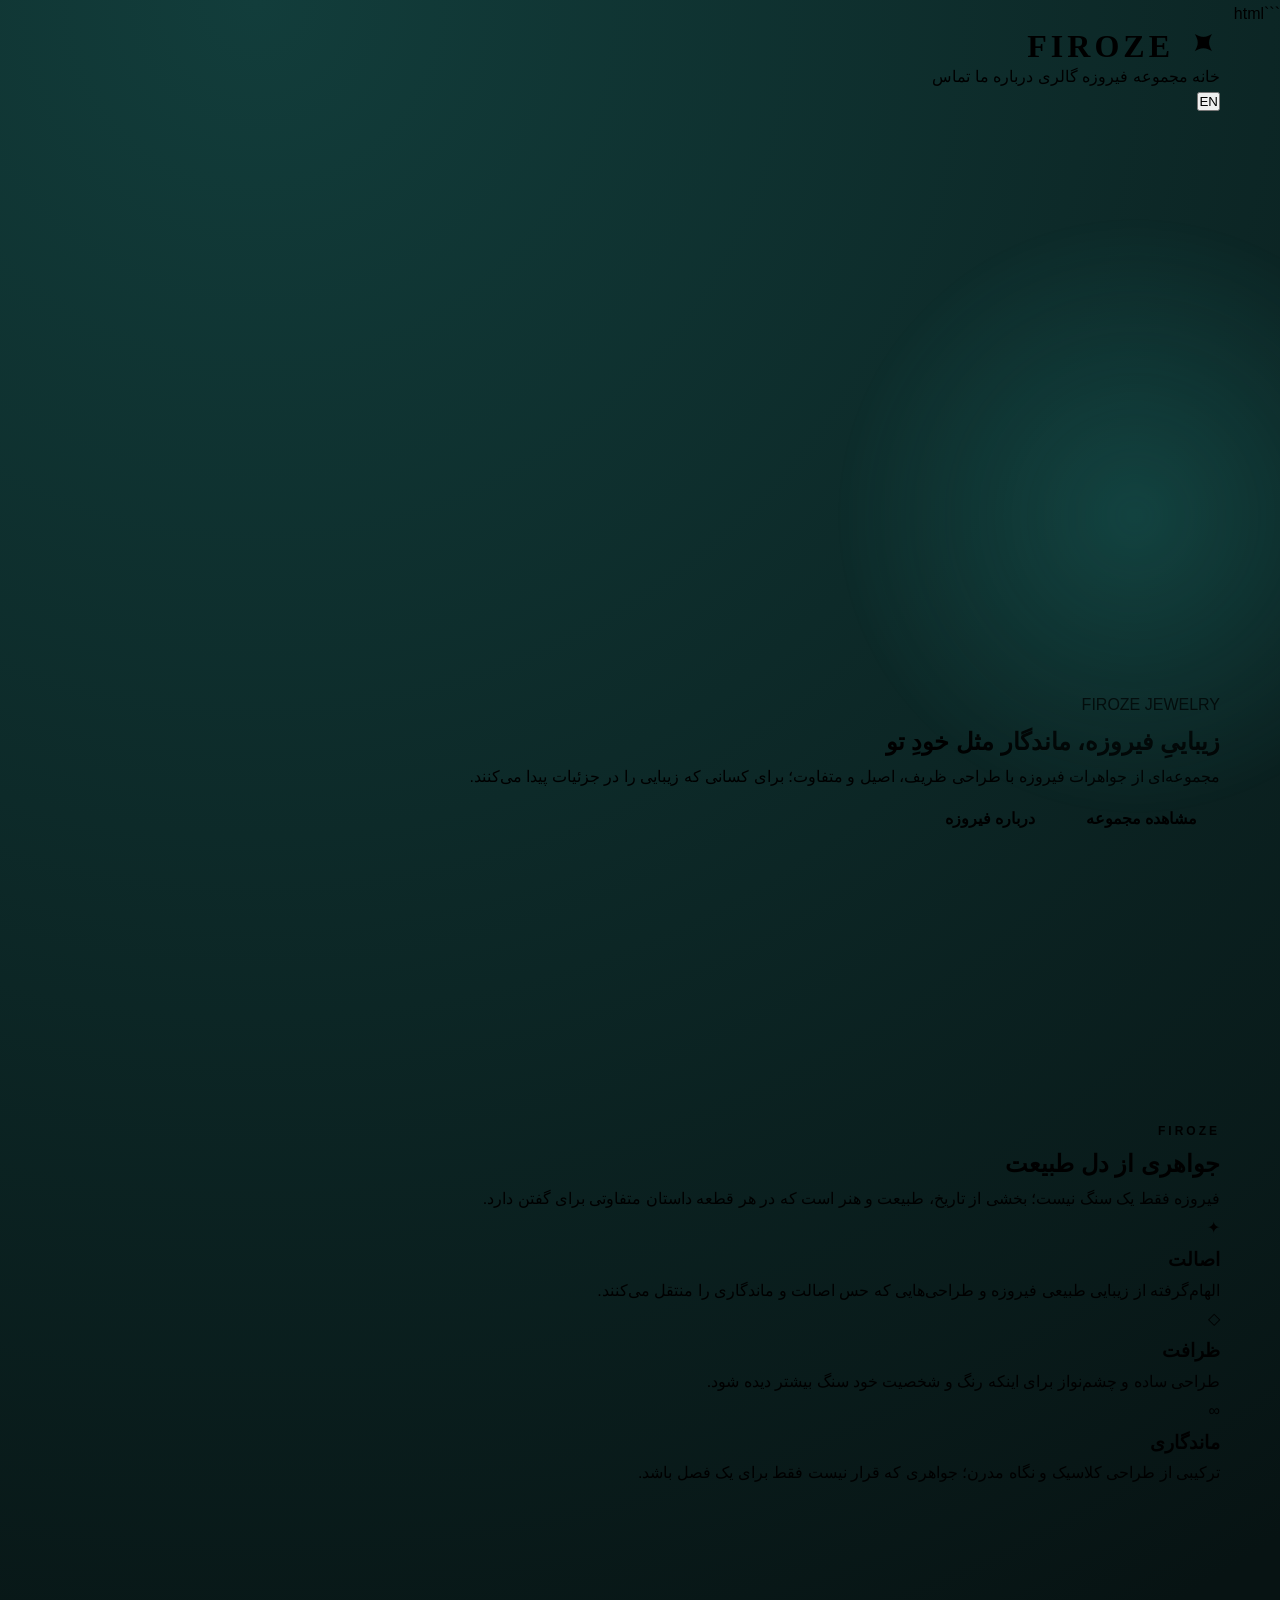
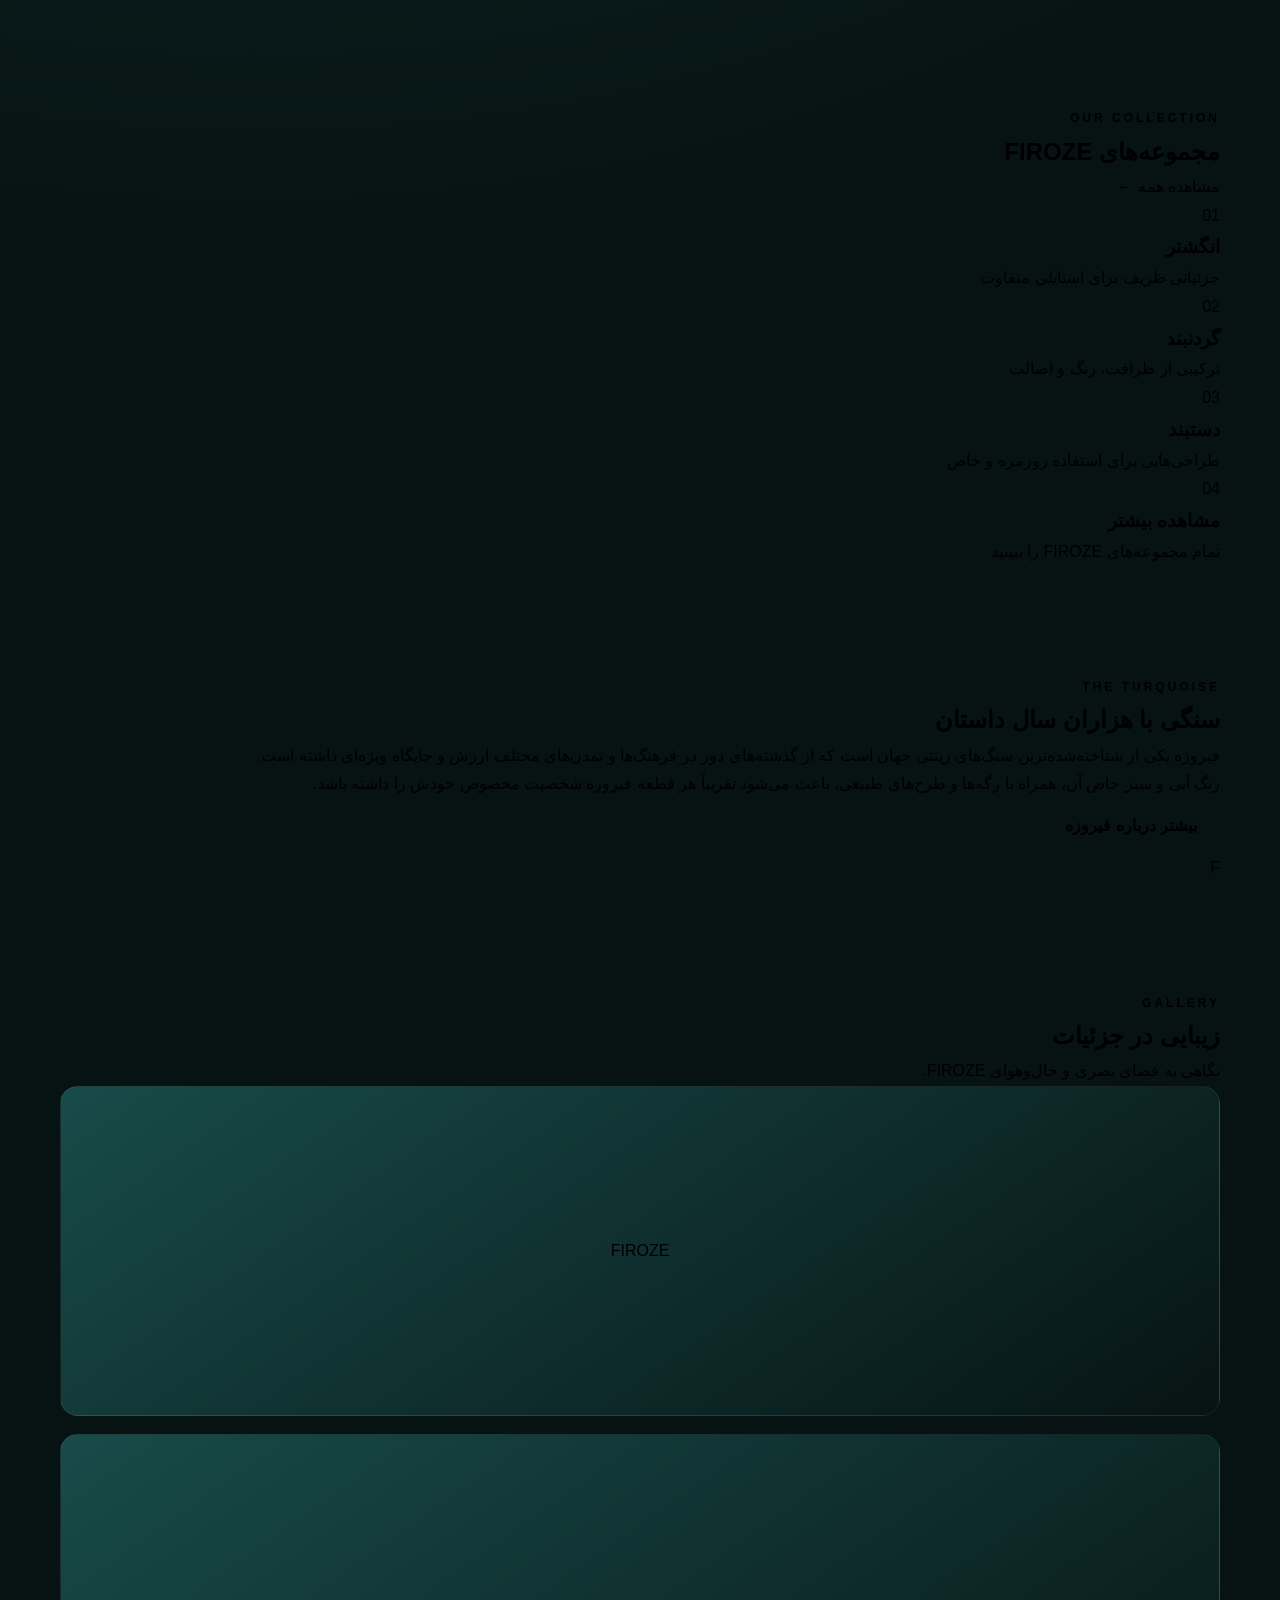
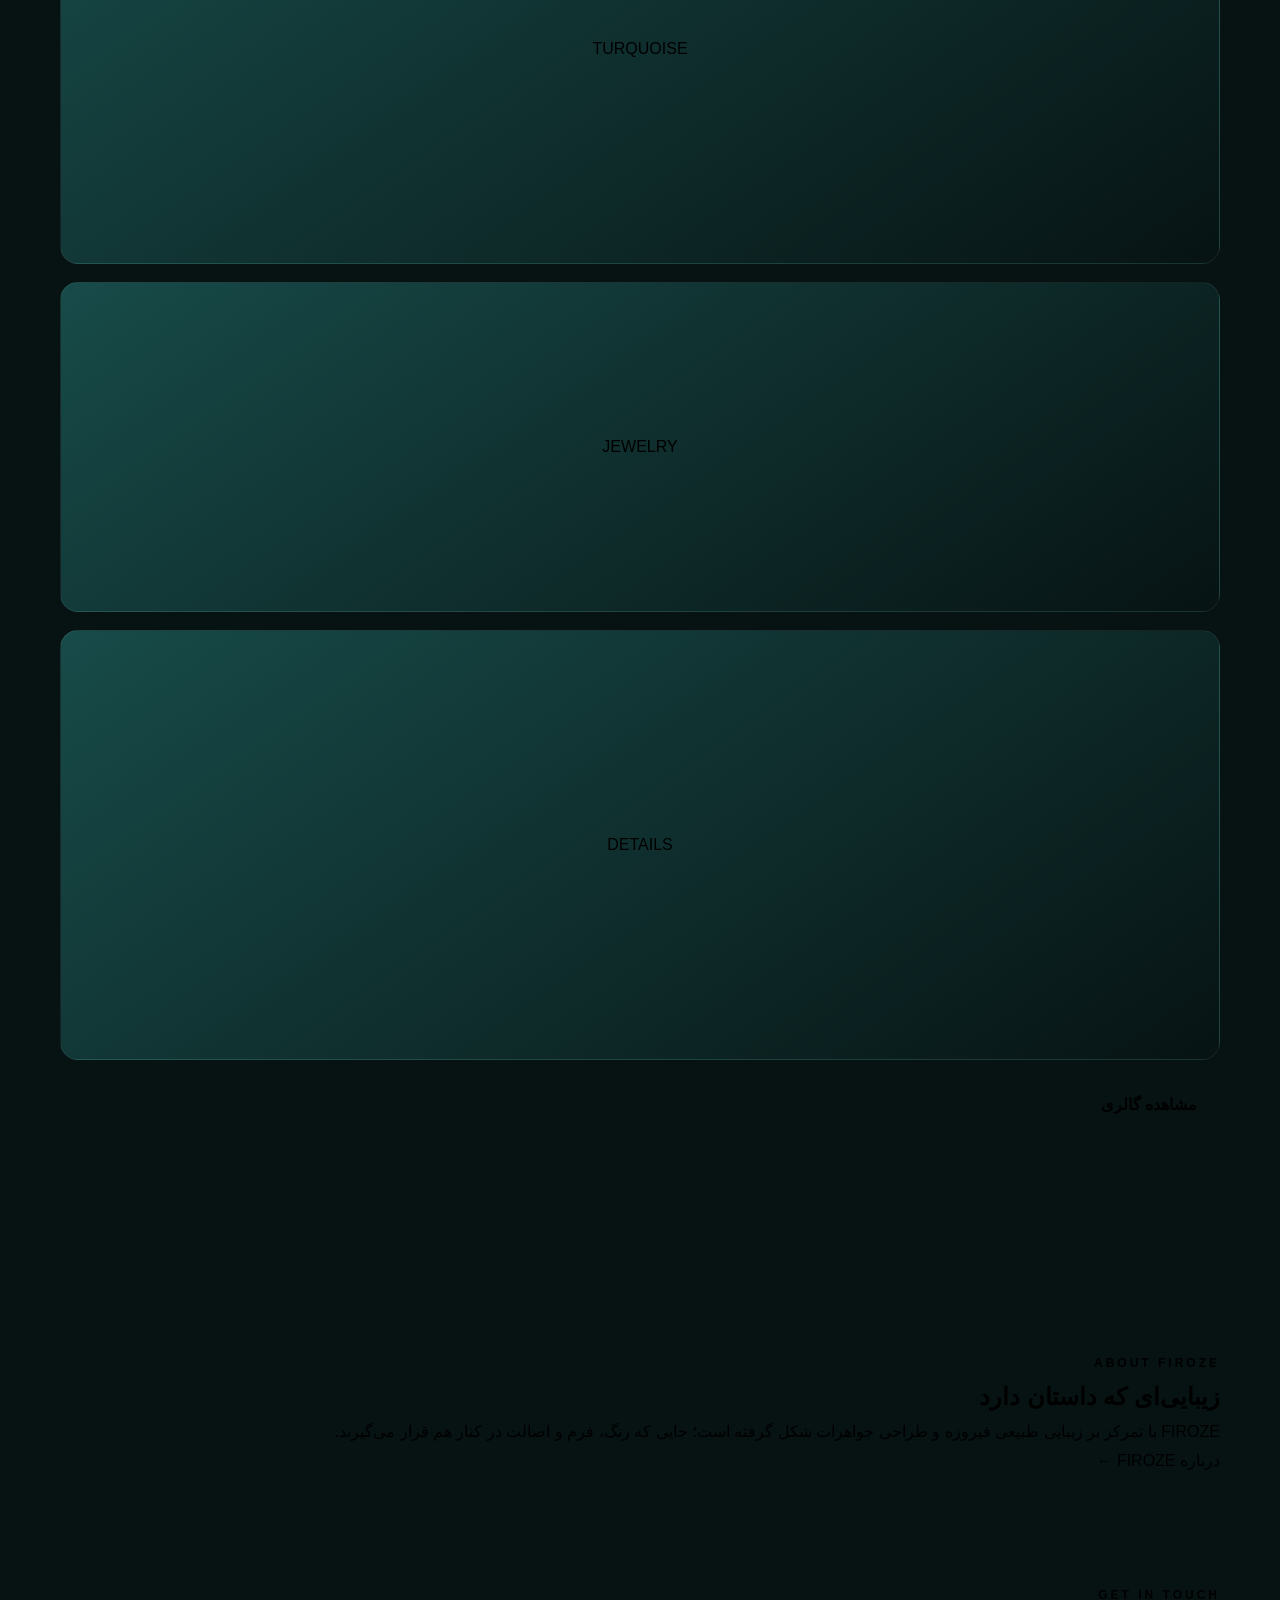
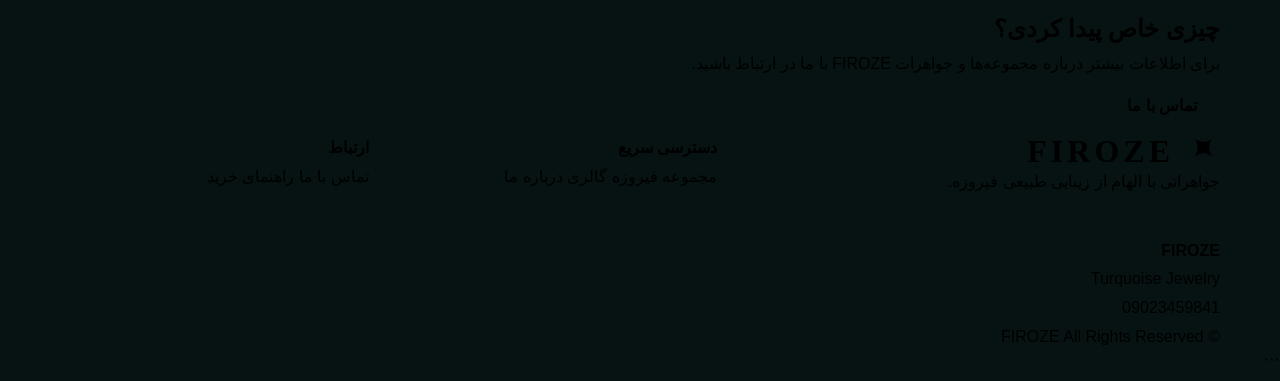
<file: index.html>
```html
<!DOCTYPE html>
<html lang="fa" dir="rtl">
<head>
  <meta charset="UTF-8">
  <meta name="viewport" content="width=device-width, initial-scale=1.0">

  <title>FIROZE | جواهرات فیروزه</title>
  <meta name="description" content="FIROZE - مجموعه‌ای از جواهرات فیروزه با طراحی خاص و الهام‌گرفته از طبیعت.">
  <meta name="theme-color" content="#071b1b">

  <link rel="stylesheet" href="assets/css/style.css?v=2">
</head>

<body>

  <!-- Header -->
  <header class="site-header">
    <div class="container nav-wrap">

      <a href="index.html" class="brand">
        <span class="brand-mark">✦</span>
        <span>FIROZE</span>
      </a>

      <nav class="main-nav">
        <a href="index.html" class="active">خانه</a>
        <a href="collection.html">مجموعه</a>
        <a href="turquoise.html">فیروزه</a>
        <a href="gallery.html">گالری</a>
        <a href="about.html">درباره ما</a>
        <a href="contact.html">تماس</a>
      </nav>

      <button class="lang-btn" id="languageToggle" type="button">
        EN
      </button>

    </div>
  </header>


  <!-- Hero -->
  <main>

    <section class="hero">
      <div class="hero-overlay"></div>

      <div class="container hero-content reveal">

        <div class="hero-badge">
          FIROZE JEWELRY
        </div>

        <h1>
          زیباییِ فیروزه،
          <span>ماندگار مثل خودِ تو</span>
        </h1>

        <p>
          مجموعه‌ای از جواهرات فیروزه با طراحی ظریف، اصیل و متفاوت؛
          برای کسانی که زیبایی را در جزئیات پیدا می‌کنند.
        </p>

        <div class="hero-actions">
          <a href="collection.html" class="btn btn-primary">
            مشاهده مجموعه
          </a>

          <a href="turquoise.html" class="btn btn-outline">
            درباره فیروزه
          </a>
        </div>

      </div>
    </section>


    <!-- Intro -->
    <section class="section intro-section">
      <div class="container">

        <div class="section-heading reveal">
          <span class="eyebrow">FIROZE</span>

          <h2>
            جواهری از دل طبیعت
          </h2>

          <p>
            فیروزه فقط یک سنگ نیست؛
            بخشی از تاریخ، طبیعت و هنر است که در هر قطعه
            داستان متفاوتی برای گفتن دارد.
          </p>
        </div>


        <div class="feature-grid">

          <article class="feature-card reveal">
            <div class="feature-icon">✦</div>

            <h3>اصالت</h3>

            <p>
              الهام‌گرفته از زیبایی طبیعی فیروزه و طراحی‌هایی
              که حس اصالت و ماندگاری را منتقل می‌کنند.
            </p>
          </article>


          <article class="feature-card reveal">
            <div class="feature-icon">◇</div>

            <h3>ظرافت</h3>

            <p>
              طراحی ساده و چشم‌نواز برای اینکه رنگ و شخصیت
              خود سنگ بیشتر دیده شود.
            </p>
          </article>


          <article class="feature-card reveal">
            <div class="feature-icon">∞</div>

            <h3>ماندگاری</h3>

            <p>
              ترکیبی از طراحی کلاسیک و نگاه مدرن؛
              جواهری که قرار نیست فقط برای یک فصل باشد.
            </p>
          </article>

        </div>

      </div>
    </section>


    <!-- Collection Preview -->
    <section class="section collection-preview">
      <div class="container">

        <div class="section-heading split-heading reveal">

          <div>
            <span class="eyebrow">OUR COLLECTION</span>

            <h2>
              مجموعه‌های FIROZE
            </h2>
          </div>

          <a href="collection.html" class="text-link">
            مشاهده همه
            <span>←</span>
          </a>

        </div>


        <div class="category-grid">

          <a href="rings.html" class="category-card reveal">
            <div class="category-image category-rings"></div>

            <div class="category-content">
              <span>01</span>
              <h3>انگشتر</h3>
              <p>جزئیاتی ظریف برای استایلی متفاوت</p>
            </div>
          </a>


          <a href="necklaces.html" class="category-card reveal">
            <div class="category-image category-necklaces"></div>

            <div class="category-content">
              <span>02</span>
              <h3>گردنبند</h3>
              <p>ترکیبی از ظرافت، رنگ و اصالت</p>
            </div>
          </a>


          <a href="bracelets.html" class="category-card reveal">
            <div class="category-image category-bracelets"></div>

            <div class="category-content">
              <span>03</span>
              <h3>دستبند</h3>
              <p>طراحی‌هایی برای استفاده روزمره و خاص</p>
            </div>
          </a>


          <a href="collection.html" class="category-card reveal">
            <div class="category-image category-more"></div>

            <div class="category-content">
              <span>04</span>
              <h3>مشاهده بیشتر</h3>
              <p>تمام مجموعه‌های FIROZE را ببینید</p>
            </div>
          </a>

        </div>

      </div>
    </section>


    <!-- Turquoise Story -->
    <section class="story-section">

      <div class="container story-grid">

        <div class="story-content reveal">

          <span class="eyebrow">
            THE TURQUOISE
          </span>

          <h2>
            سنگی با هزاران سال داستان
          </h2>

          <p>
            فیروزه یکی از شناخته‌شده‌ترین سنگ‌های زینتی جهان است
            که از گذشته‌های دور در فرهنگ‌ها و تمدن‌های مختلف
            ارزش و جایگاه ویژه‌ای داشته است.
          </p>

          <p>
            رنگ آبی و سبز خاص آن، همراه با رگه‌ها و طرح‌های طبیعی،
            باعث می‌شود تقریباً هر قطعه فیروزه شخصیت مخصوص خودش
            را داشته باشد.
          </p>

          <a href="turquoise.html" class="btn btn-primary">
            بیشتر درباره فیروزه
          </a>

        </div>


        <div class="story-visual reveal">

          <div class="turquoise-orb">
            <span>F</span>
          </div>

          <div class="orb-ring orb-ring-one"></div>
          <div class="orb-ring orb-ring-two"></div>

        </div>

      </div>

    </section>


    <!-- Gallery -->
    <section class="section gallery-preview">

      <div class="container">

        <div class="section-heading reveal">

          <span class="eyebrow">
            GALLERY
          </span>

          <h2>
            زیبایی در جزئیات
          </h2>

          <p>
            نگاهی به فضای بصری و حال‌وهوای FIROZE.
          </p>

        </div>


        <div class="gallery-grid">

          <div class="gallery-item gallery-item-large reveal">
            <div class="gallery-placeholder">
              FIROZE
            </div>
          </div>

          <div class="gallery-item reveal">
            <div class="gallery-placeholder">
              TURQUOISE
            </div>
          </div>

          <div class="gallery-item reveal">
            <div class="gallery-placeholder">
              JEWELRY
            </div>
          </div>

          <div class="gallery-item reveal">
            <div class="gallery-placeholder">
              DETAILS
            </div>
          </div>

        </div>

        <div class="center-action reveal">
          <a href="gallery.html" class="btn btn-outline">
            مشاهده گالری
          </a>
        </div>

      </div>

    </section>


    <!-- About -->
    <section class="section about-preview">

      <div class="container about-box reveal">

        <div>
          <span class="eyebrow">
            ABOUT FIROZE
          </span>

          <h2>
            زیبایی‌ای که داستان دارد
          </h2>
        </div>

        <div>

          <p>
            FIROZE با تمرکز بر زیبایی طبیعی فیروزه و طراحی
            جواهرات شکل گرفته است؛ جایی که رنگ، فرم و اصالت
            در کنار هم قرار می‌گیرند.
          </p>

          <a href="about.html" class="text-link">
            درباره FIROZE
            <span>←</span>
          </a>

        </div>

      </div>

    </section>


    <!-- Contact CTA -->
    <section class="cta-section">

      <div class="container cta-content reveal">

        <span class="eyebrow">
          GET IN TOUCH
        </span>

        <h2>
          چیزی خاص پیدا کردی؟
        </h2>

        <p>
          برای اطلاعات بیشتر درباره مجموعه‌ها و جواهرات FIROZE
          با ما در ارتباط باشید.
        </p>

        <a href="contact.html" class="btn btn-primary">
          تماس با ما
        </a>

      </div>

    </section>

  </main>


  <!-- Footer -->
  <footer class="site-footer">

    <div class="container footer-grid">

      <div class="footer-brand">

        <a href="index.html" class="brand">
          <span class="brand-mark">✦</span>
          <span>FIROZE</span>
        </a>

        <p>
          جواهراتی با الهام از زیبایی طبیعی فیروزه.
        </p>

      </div>


      <div class="footer-column">

        <h4>دسترسی سریع</h4>

        <a href="collection.html">مجموعه</a>
        <a href="turquoise.html">فیروزه</a>
        <a href="gallery.html">گالری</a>
        <a href="about.html">درباره ما</a>

      </div>


      <div class="footer-column">

        <h4>ارتباط</h4>

        <a href="contact.html">تماس با ما</a>
        <a href="guide.html">راهنمای خرید</a>

      </div>


      <div class="footer-column">

        <h4>FIROZE</h4>

        <p>
          Turquoise Jewelry
        </p>

        <p>
          09023459841
        </p>

      </div>

    </div>


    <div class="container footer-bottom">

      <span>
        © <span id="year"></span> FIROZE
      </span>

      <span>
        All Rights Reserved
      </span>

    </div>

  </footer>


  <script src="assets/js/script.js?v=2"></script>

</body>
</html>
```
</file>
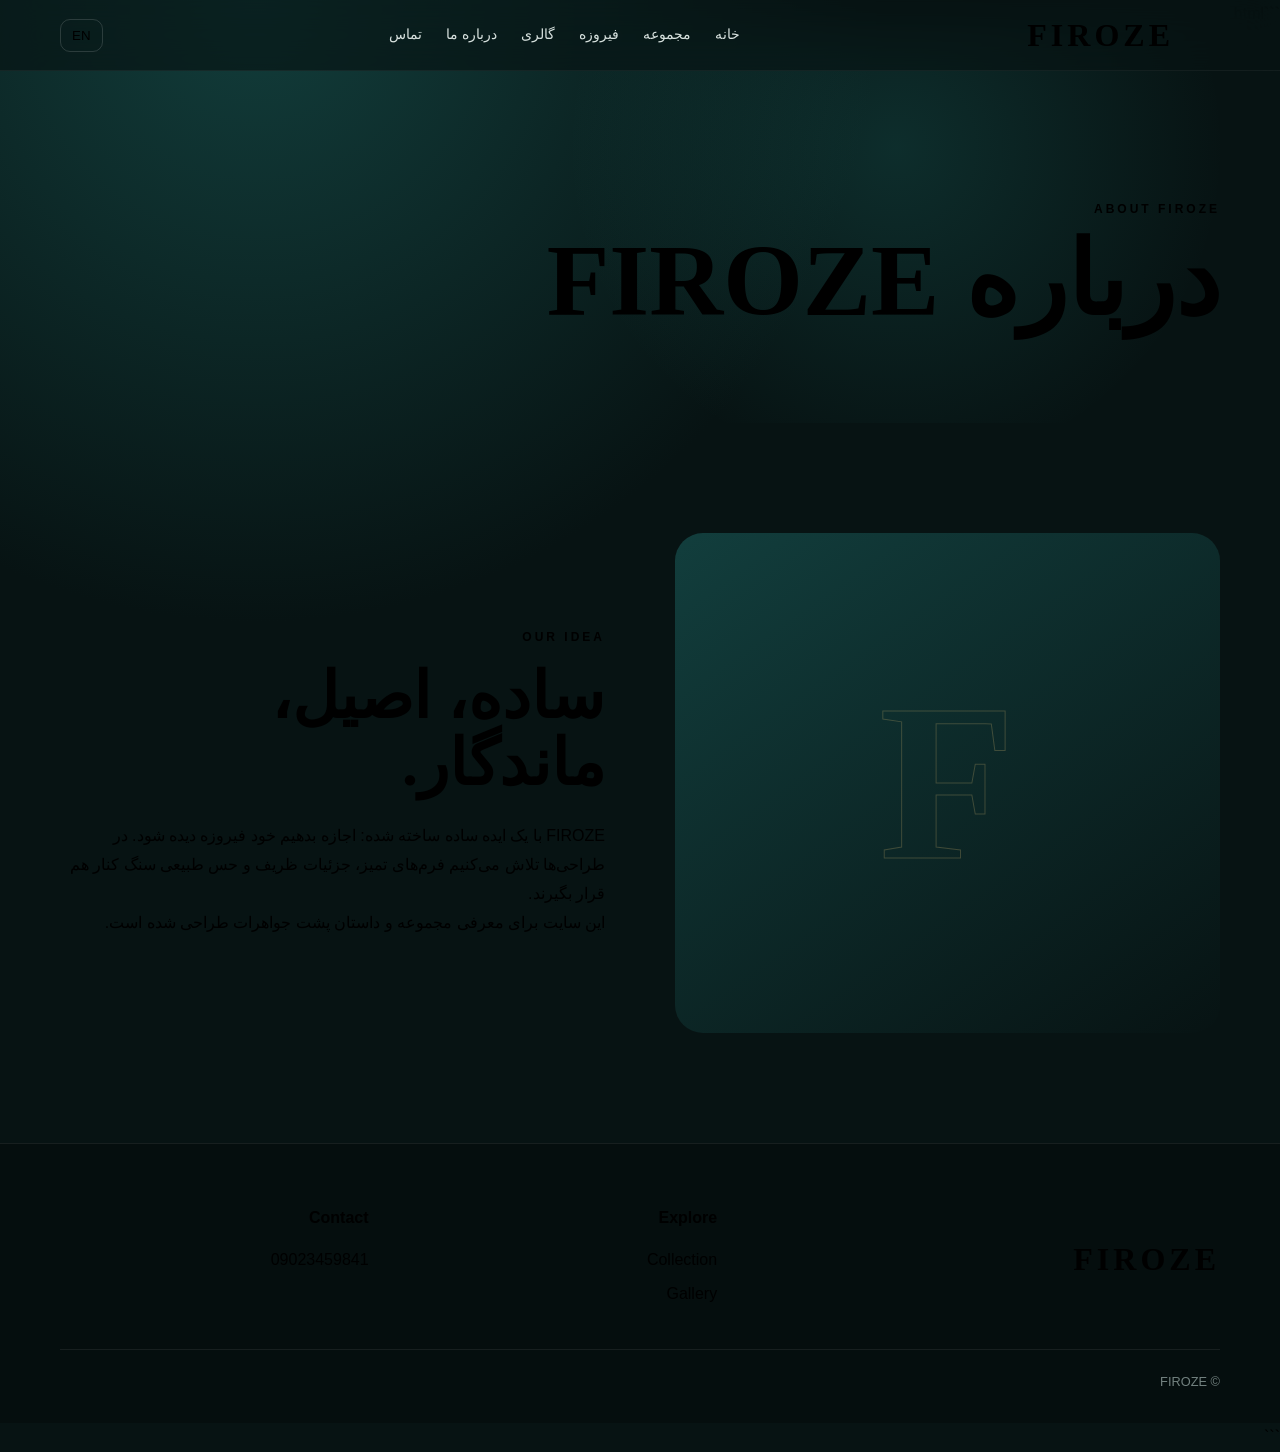
<file: about.html>
```html
<!doctype html><html lang="fa"><head><meta charset="utf-8"><meta name="viewport" content="width=device-width,initial-scale=1"><meta name="description" content="FIROZE — about"><title>About | FIROZE</title><link rel="stylesheet" href="assets/css/style.css"></head><body class="rtl">
<nav class="nav"><div class="container nav-inner"><a class="brand" href="index.html"><span class="brand-mark"></span>FIROZE</a><div class="links"><a href="index.html">خانه</a><a href="collection.html">مجموعه</a><a href="turquoise.html">فیروزه</a><a href="gallery.html">گالری</a><a href="about.html">درباره ما</a><a href="contact.html">تماس</a></div><div class="nav-actions"><button class="lang">EN</button><button class="menu">☰</button></div></div></nav>
<main><section class="page-hero"><div class="container reveal"><div class="eyebrow">ABOUT FIROZE</div><h1 data-fa="درباره FIROZE" data-en="About FIROZE">درباره FIROZE</h1></div></section>
<section class="section"><div class="container feature"><div class="feature-art reveal"><div class="big">F</div></div><div class="feature-copy reveal"><div class="eyebrow">OUR IDEA</div><h2 data-fa="ساده، اصیل، ماندگار." data-en="Simple. Authentic. Timeless.">ساده، اصیل، ماندگار.</h2><p class="muted" data-fa="FIROZE با یک ایده ساده ساخته شده: اجازه بدهیم خود فیروزه دیده شود. در طراحی‌ها تلاش می‌کنیم فرم‌های تمیز، جزئیات ظریف و حس طبیعی سنگ کنار هم قرار بگیرند." data-en="FIROZE is built around a simple idea: let the turquoise be seen. Our designs bring clean forms, subtle details and the natural feeling of the stone together.">FIROZE با یک ایده ساده ساخته شده: اجازه بدهیم خود فیروزه دیده شود. در طراحی‌ها تلاش می‌کنیم فرم‌های تمیز، جزئیات ظریف و حس طبیعی سنگ کنار هم قرار بگیرند.</p><p class="muted" data-fa="این سایت برای معرفی مجموعه و داستان پشت جواهرات طراحی شده است." data-en="This website is designed to introduce the collection and the stories behind the jewelry.">این سایت برای معرفی مجموعه و داستان پشت جواهرات طراحی شده است.</p></div></div></section></main>
<footer class="footer"><div class="container"><div class="footer-grid"><div><a class="brand" href="index.html"><span class="brand-mark"></span>FIROZE</a></div><div><h4>Explore</h4><a href="collection.html">Collection</a><a href="gallery.html">Gallery</a></div><div><h4>Contact</h4><a href="tel:09023459841">09023459841</a></div></div><div class="copy">© <span class="year"></span> FIROZE</div></div></footer><script src="assets/js/script.js"></script></body></html>
```
</file>
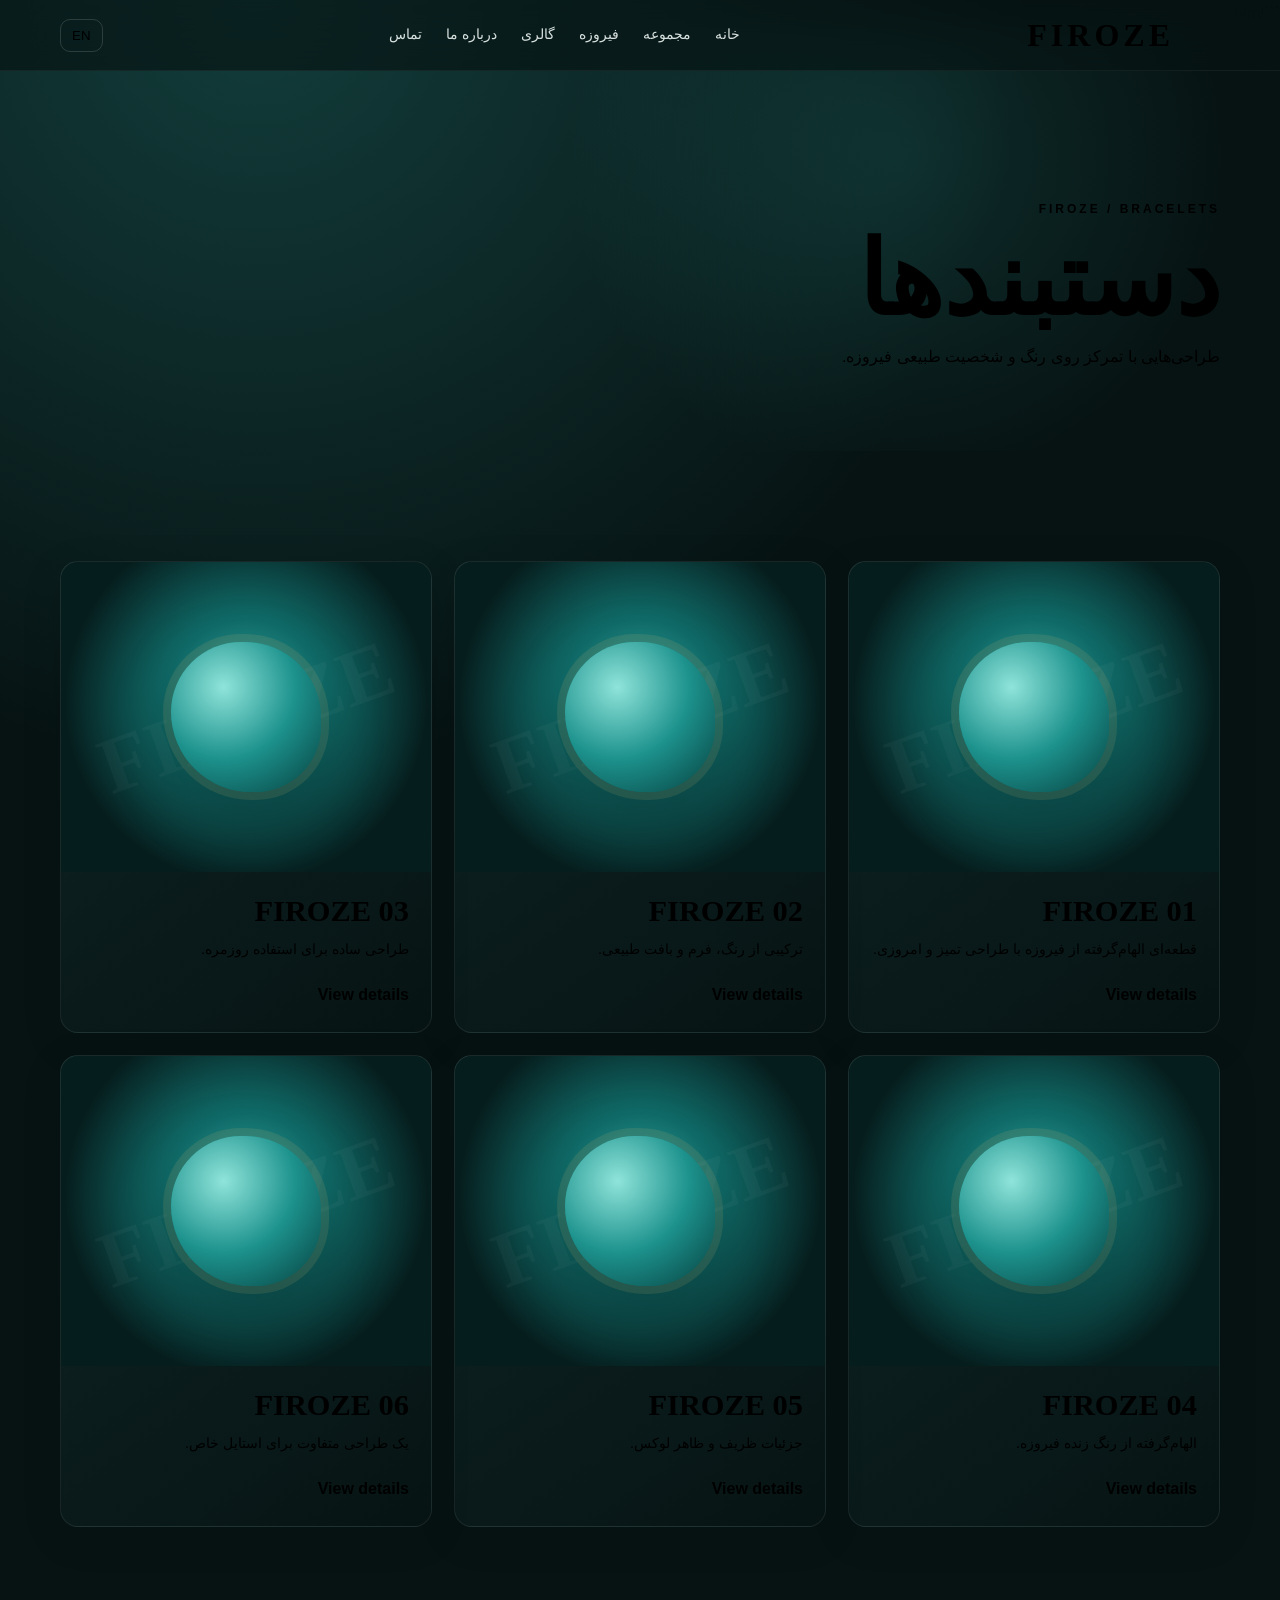
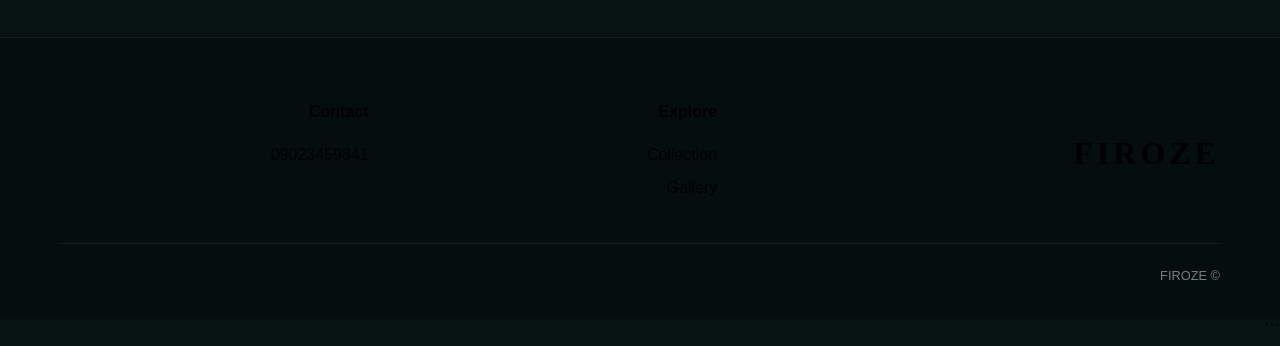
<file: bracelets.html>
```html
<!doctype html><html lang="fa"><head><meta charset="utf-8"><meta name="viewport" content="width=device-width,initial-scale=1"><meta name="description" content="FIROZE turquoise bracelets"><title>Bracelets | FIROZE</title><link rel="stylesheet" href="assets/css/style.css"></head><body class="rtl">
<nav class="nav"><div class="container nav-inner"><a class="brand" href="index.html"><span class="brand-mark"></span>FIROZE</a><div class="links"><a href="index.html">خانه</a><a href="collection.html">مجموعه</a><a href="turquoise.html">فیروزه</a><a href="gallery.html">گالری</a><a href="about.html">درباره ما</a><a href="contact.html">تماس</a></div><div class="nav-actions"><button class="lang">EN</button><button class="menu">☰</button></div></div></nav>
<main><section class="page-hero"><div class="container reveal"><div class="eyebrow">FIROZE / BRACELETS</div><h1 data-fa="دستبندها" data-en="Bracelets">دستبندها</h1><p class="muted" data-fa="طراحی‌هایی با تمرکز روی رنگ و شخصیت طبیعی فیروزه." data-en="Designs centered on the color and natural character of turquoise.">طراحی‌هایی با تمرکز روی رنگ و شخصیت طبیعی فیروزه.</p></div></section>
<section class="section"><div class="container"><div class="grid">
<article class="card reveal"><div class="visual"><div class="jewel gem"></div></div><div class="card-body"><h3>FIROZE 01</h3><p data-fa="قطعه‌ای الهام‌گرفته از فیروزه با طراحی تمیز و امروزی." data-en="A turquoise-inspired piece with a clean contemporary design.">قطعه‌ای الهام‌گرفته از فیروزه با طراحی تمیز و امروزی.</p><span class="link">View details</span></div></article>
<article class="card reveal"><div class="visual"><div class="jewel gem"></div></div><div class="card-body"><h3>FIROZE 02</h3><p>ترکیبی از رنگ، فرم و بافت طبیعی.</p><span class="link">View details</span></div></article>
<article class="card reveal"><div class="visual"><div class="jewel gem"></div></div><div class="card-body"><h3>FIROZE 03</h3><p>طراحی ساده برای استفاده روزمره.</p><span class="link">View details</span></div></article>
<article class="card reveal"><div class="visual"><div class="jewel gem"></div></div><div class="card-body"><h3>FIROZE 04</h3><p>الهام‌گرفته از رنگ زنده فیروزه.</p><span class="link">View details</span></div></article>
<article class="card reveal"><div class="visual"><div class="jewel gem"></div></div><div class="card-body"><h3>FIROZE 05</h3><p>جزئیات ظریف و ظاهر لوکس.</p><span class="link">View details</span></div></article>
<article class="card reveal"><div class="visual"><div class="jewel gem"></div></div><div class="card-body"><h3>FIROZE 06</h3><p>یک طراحی متفاوت برای استایل خاص.</p><span class="link">View details</span></div></article>
</div></div></section></main>
<footer class="footer"><div class="container"><div class="footer-grid"><div><a class="brand" href="index.html"><span class="brand-mark"></span>FIROZE</a></div><div><h4>Explore</h4><a href="collection.html">Collection</a><a href="gallery.html">Gallery</a></div><div><h4>Contact</h4><a href="tel:09023459841">09023459841</a></div></div><div class="copy">© <span class="year"></span> FIROZE</div></div></footer><script src="assets/js/script.js"></script></body></html>
```
</file>
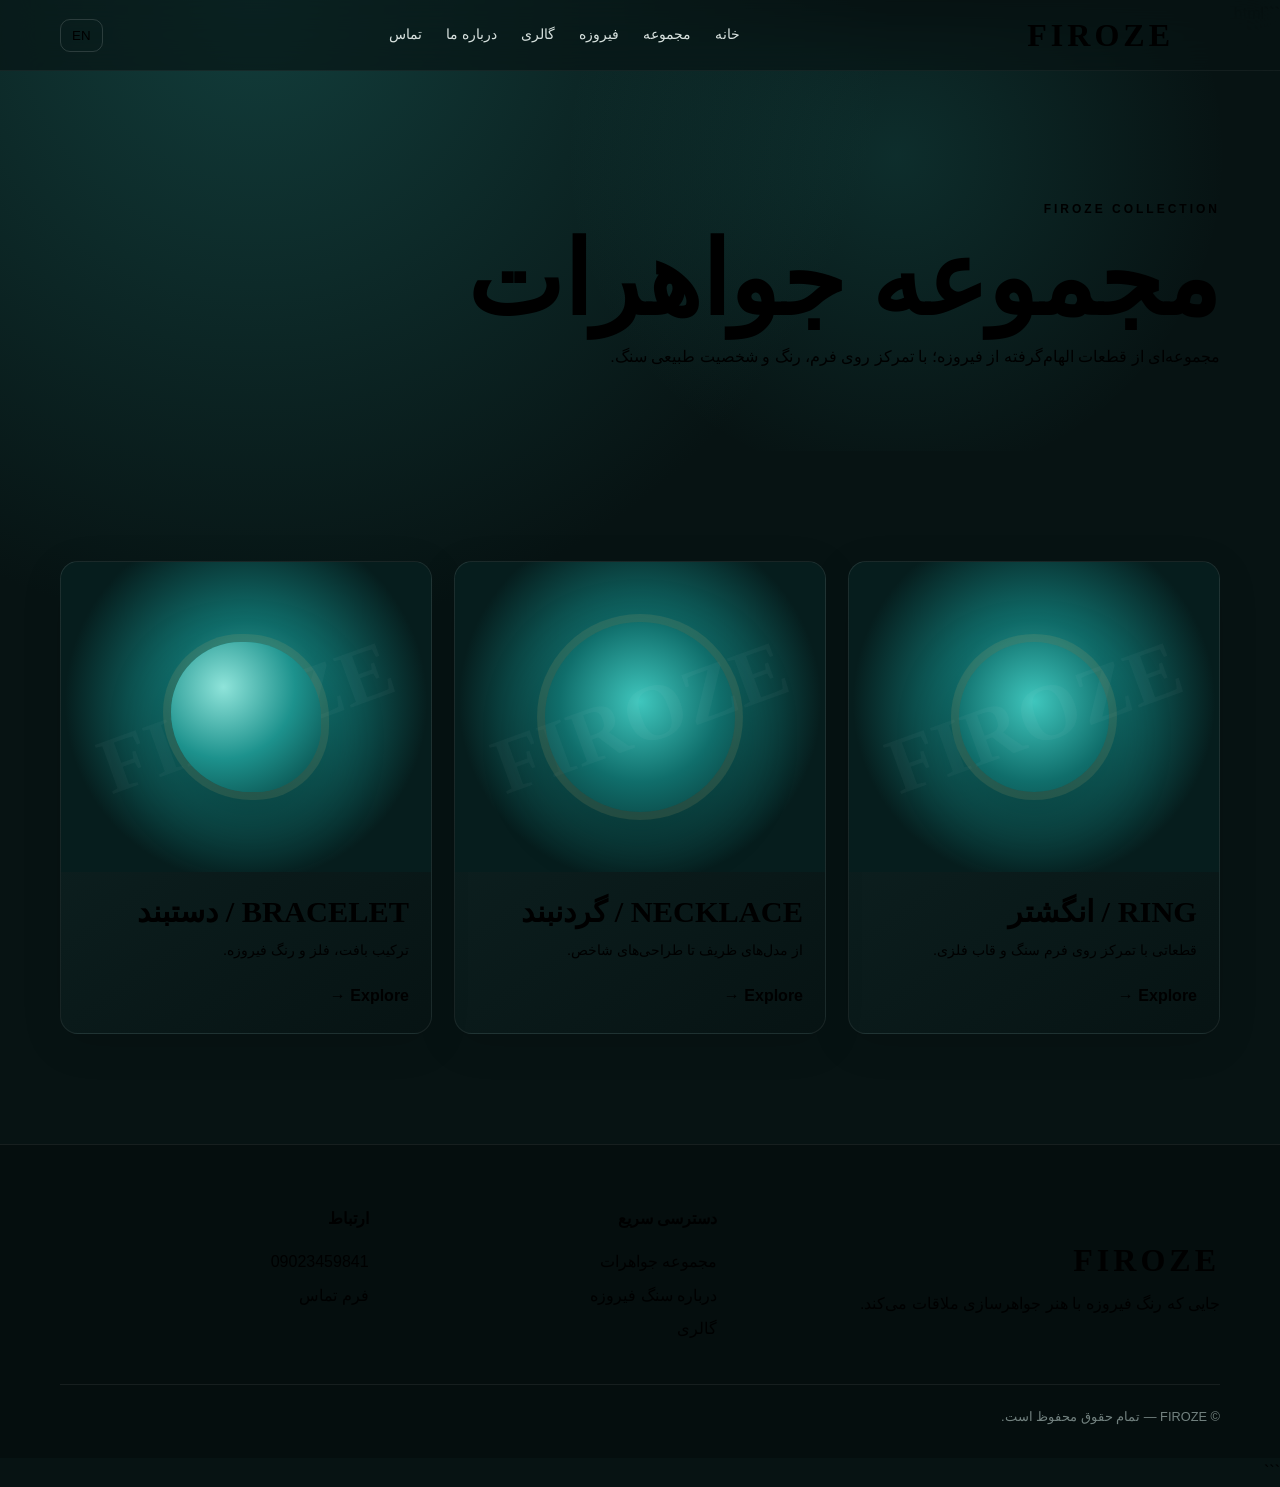
<file: collection.html>
```html
<!doctype html><html lang="fa"><head><meta charset="utf-8"><meta name="viewport" content="width=device-width,initial-scale=1"><meta name="description" content="FIROZE — turquoise jewelry collection"><title>Collection | FIROZE</title><link rel="stylesheet" href="assets/css/style.css"></head><body class="rtl">
<nav class="nav"><div class="container nav-inner"><a class="brand" href="index.html"><span class="brand-mark"></span>FIROZE</a><div class="links"><a href="index.html" data-fa="خانه" data-en="Home">خانه</a><a href="collection.html" data-fa="مجموعه" data-en="Collection">مجموعه</a><a href="turquoise.html" data-fa="فیروزه" data-en="Turquoise">فیروزه</a><a href="gallery.html" data-fa="گالری" data-en="Gallery">گالری</a><a href="about.html" data-fa="درباره ما" data-en="About">درباره ما</a><a href="contact.html" data-fa="تماس" data-en="Contact">تماس</a></div><div class="nav-actions"><button class="lang">EN</button><button class="menu">☰</button></div></div></nav>
<main><section class="page-hero"><div class="container reveal"><div class="eyebrow">FIROZE COLLECTION</div><h1 data-fa="مجموعه جواهرات" data-en="The Collection">مجموعه جواهرات</h1><p class="muted" style="max-width:650px" data-fa="مجموعه‌ای از قطعات الهام‌گرفته از فیروزه؛ با تمرکز روی فرم، رنگ و شخصیت طبیعی سنگ." data-en="A collection inspired by turquoise, focused on form, color and the natural character of each stone.">مجموعه‌ای از قطعات الهام‌گرفته از فیروزه؛ با تمرکز روی فرم، رنگ و شخصیت طبیعی سنگ.</p></div></section>
<section class="section"><div class="container"><div class="grid">
<article class="card reveal"><div class="visual"><div class="jewel ring"></div></div><div class="card-body"><h3 data-fa="RING / انگشتر" data-en="RING">RING / انگشتر</h3><p data-fa="قطعاتی با تمرکز روی فرم سنگ و قاب فلزی." data-en="Pieces focused on the stone shape and metal setting.">قطعاتی با تمرکز روی فرم سنگ و قاب فلزی.</p><a class="link" href="rings.html">Explore →</a></div></article>
<article class="card reveal"><div class="visual"><div class="jewel necklace"></div></div><div class="card-body"><h3 data-fa="NECKLACE / گردنبند" data-en="NECKLACE">NECKLACE / گردنبند</h3><p data-fa="از مدل‌های ظریف تا طراحی‌های شاخص." data-en="From delicate pieces to statement designs.">از مدل‌های ظریف تا طراحی‌های شاخص.</p><a class="link" href="necklaces.html">Explore →</a></div></article>
<article class="card reveal"><div class="visual"><div class="jewel gem"></div></div><div class="card-body"><h3 data-fa="BRACELET / دستبند" data-en="BRACELET">BRACELET / دستبند</h3><p data-fa="ترکیب بافت، فلز و رنگ فیروزه." data-en="A blend of texture, metal and turquoise color.">ترکیب بافت، فلز و رنگ فیروزه.</p><a class="link" href="bracelets.html">Explore →</a></div></article>
</div></div></section></main>
<footer class="footer"><div class="container"><div class="footer-grid"><div><a class="brand" href="index.html"><span class="brand-mark"></span>FIROZE</a><p class="muted" style="margin-top:14px" data-fa="جایی که رنگ فیروزه با هنر جواهرسازی ملاقات می‌کند." data-en="Where the color of turquoise meets the art of jewelry.">جایی که رنگ فیروزه با هنر جواهرسازی ملاقات می‌کند.</p></div><div><h4 data-fa="دسترسی سریع" data-en="Explore">دسترسی سریع</h4><a href="collection.html">مجموعه جواهرات</a><a href="turquoise.html">درباره سنگ فیروزه</a><a href="gallery.html">گالری</a></div><div><h4 data-fa="ارتباط" data-en="Contact">ارتباط</h4><a href="tel:09023459841">09023459841</a><a href="contact.html">فرم تماس</a></div></div><div class="copy">© <span class="year"></span> FIROZE — تمام حقوق محفوظ است.</div></div></footer><script src="assets/js/script.js"></script></body></html>
```
</file>
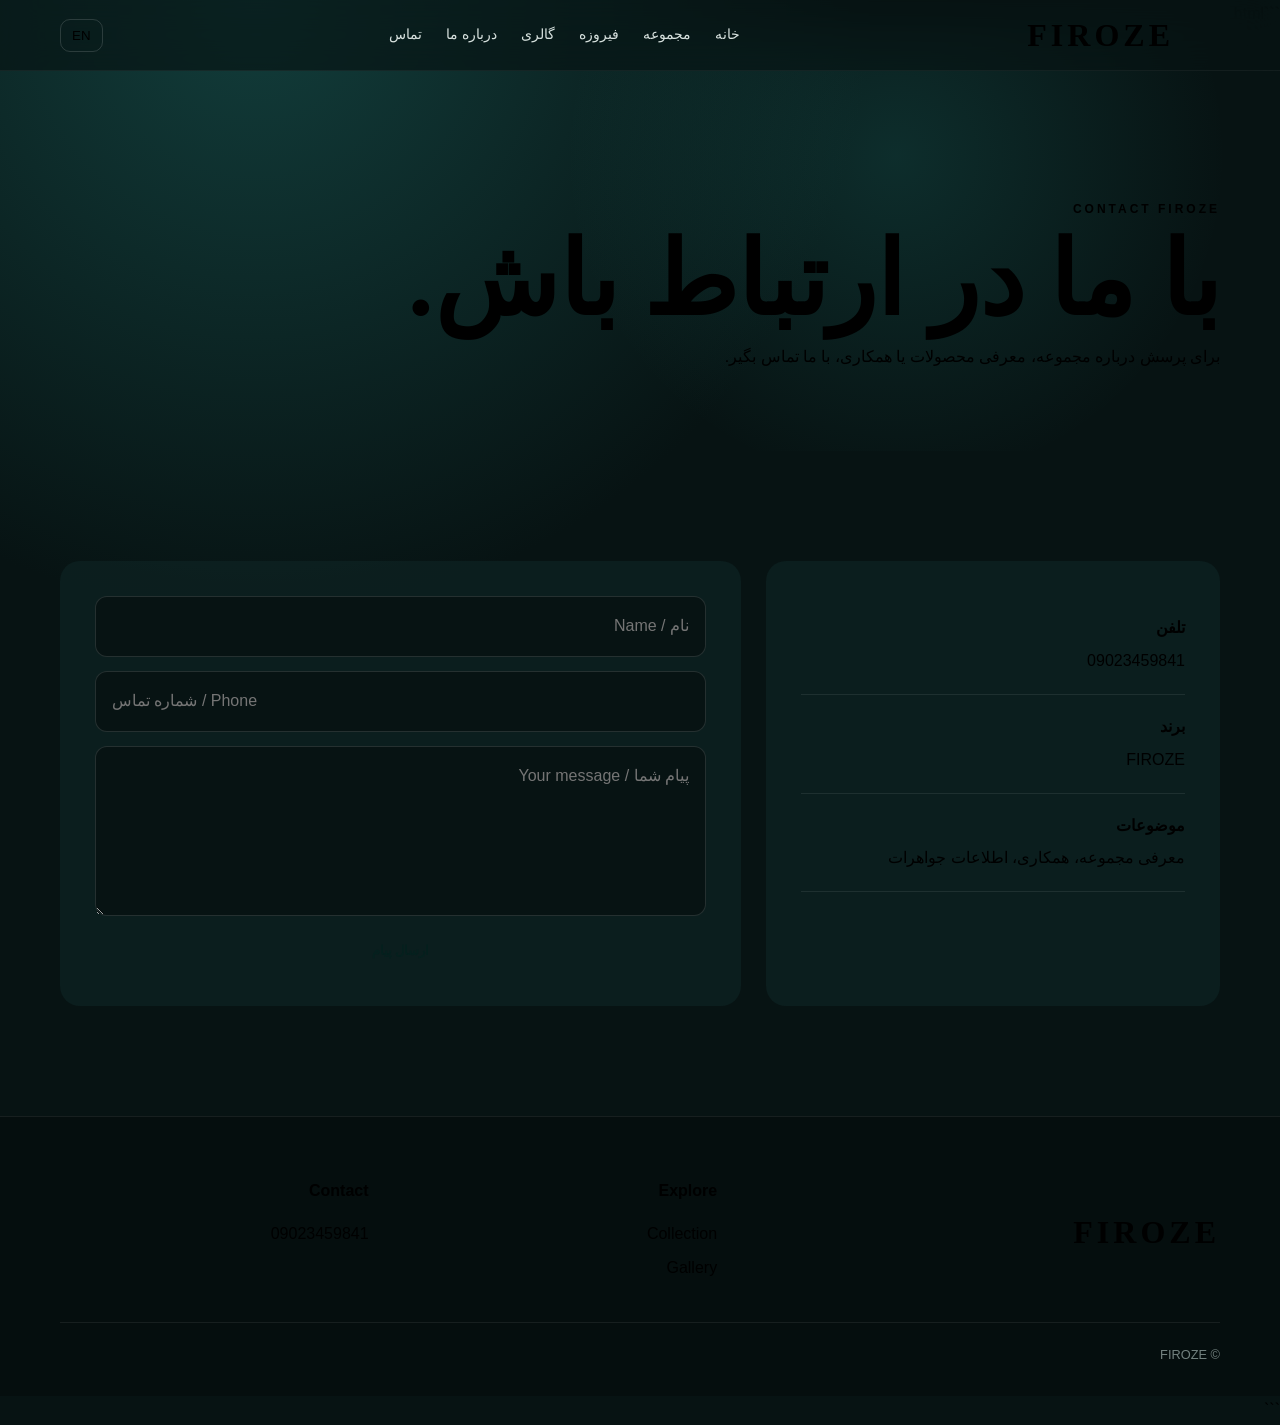
<file: contact.html>
```html
<!doctype html><html lang="fa"><head><meta charset="utf-8"><meta name="viewport" content="width=device-width,initial-scale=1"><meta name="description" content="FIROZE — contact"><title>Contact | FIROZE</title><link rel="stylesheet" href="assets/css/style.css"></head><body class="rtl">
<nav class="nav"><div class="container nav-inner"><a class="brand" href="index.html"><span class="brand-mark"></span>FIROZE</a><div class="links"><a href="index.html">خانه</a><a href="collection.html">مجموعه</a><a href="turquoise.html">فیروزه</a><a href="gallery.html">گالری</a><a href="about.html">درباره ما</a><a href="contact.html">تماس</a></div><div class="nav-actions"><button class="lang">EN</button><button class="menu">☰</button></div></div></nav>
<main><section class="page-hero"><div class="container reveal"><div class="eyebrow">CONTACT FIROZE</div><h1 data-fa="با ما در ارتباط باش." data-en="Let's connect.">با ما در ارتباط باش.</h1><p class="muted" data-fa="برای پرسش درباره مجموعه، معرفی محصولات یا همکاری، با ما تماس بگیر." data-en="For collection questions, product information or collaborations, get in touch.">برای پرسش درباره مجموعه، معرفی محصولات یا همکاری، با ما تماس بگیر.</p></div></section>
<section class="section"><div class="container contact-grid">
<div class="contact-box reveal"><div class="contact-line"><b data-fa="تلفن" data-en="Phone">تلفن</b><a href="tel:09023459841">09023459841</a></div><div class="contact-line"><b data-fa="برند" data-en="Brand">برند</b><span>FIROZE</span></div><div class="contact-line"><b data-fa="موضوعات" data-en="Topics">موضوعات</b><span class="muted" data-fa="معرفی مجموعه، همکاری، اطلاعات جواهرات" data-en="Collection, collaboration, jewelry information">معرفی مجموعه، همکاری، اطلاعات جواهرات</span></div></div>
<div class="contact-box reveal"><form class="form" onsubmit="event.preventDefault();alert('پیام شما آماده ارسال است. برای ارتباط مستقیم با FIROZE با شماره 09023459841 تماس بگیرید.')"><input required placeholder="نام / Name"><input type="tel" placeholder="شماره تماس / Phone"><textarea required placeholder="پیام شما / Your message"></textarea><button class="btn teal" type="submit" data-fa="ارسال پیام" data-en="Send message">ارسال پیام</button></form></div>
</div></section></main>
<footer class="footer"><div class="container"><div class="footer-grid"><div><a class="brand" href="index.html"><span class="brand-mark"></span>FIROZE</a></div><div><h4>Explore</h4><a href="collection.html">Collection</a><a href="gallery.html">Gallery</a></div><div><h4>Contact</h4><a href="tel:09023459841">09023459841</a></div></div><div class="copy">© <span class="year"></span> FIROZE</div></div></footer><script src="assets/js/script.js"></script></body></html>
```
</file>
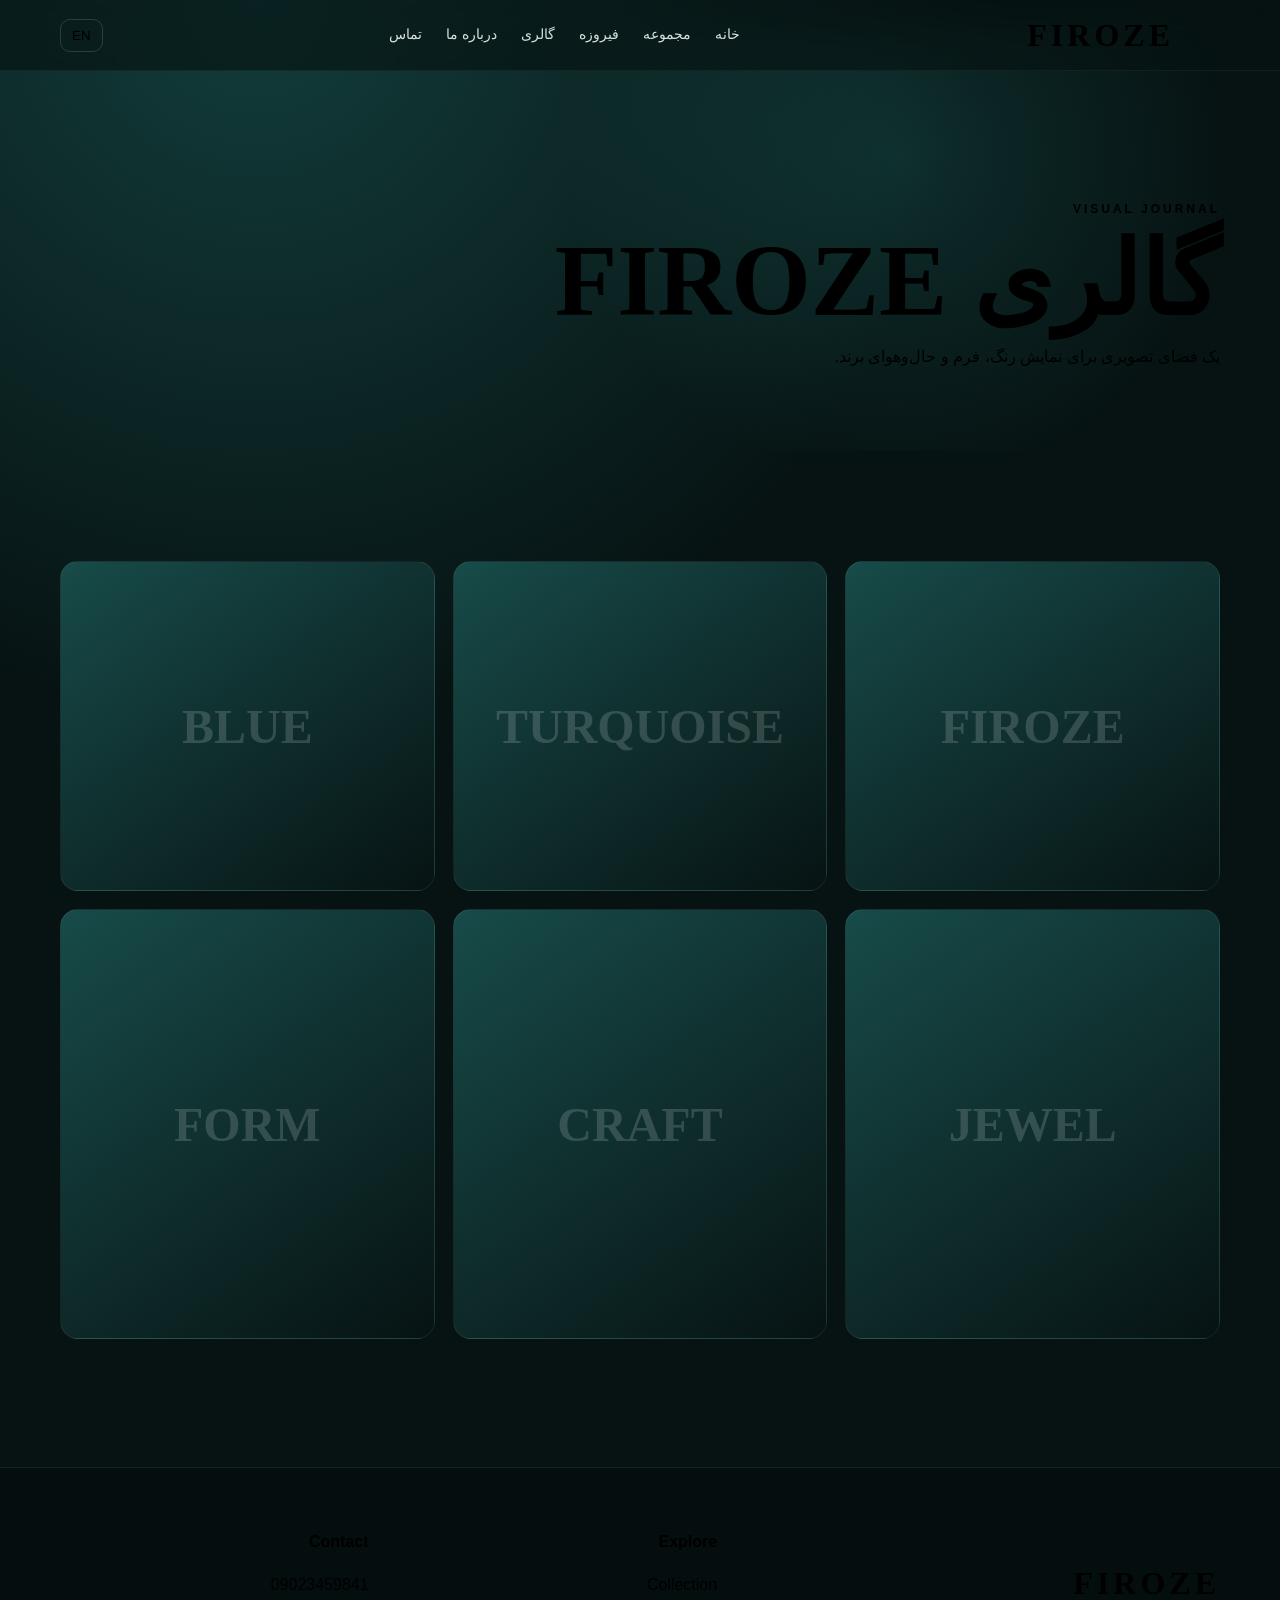
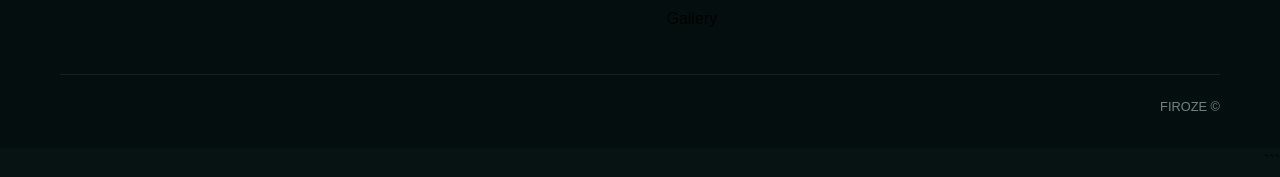
<file: gallery.html>
```html
<!doctype html><html lang="fa"><head><meta charset="utf-8"><meta name="viewport" content="width=device-width,initial-scale=1"><meta name="description" content="FIROZE gallery"><title>Gallery | FIROZE</title><link rel="stylesheet" href="assets/css/style.css"></head><body class="rtl">
<nav class="nav"><div class="container nav-inner"><a class="brand" href="index.html"><span class="brand-mark"></span>FIROZE</a><div class="links"><a href="index.html">خانه</a><a href="collection.html">مجموعه</a><a href="turquoise.html">فیروزه</a><a href="gallery.html">گالری</a><a href="about.html">درباره ما</a><a href="contact.html">تماس</a></div><div class="nav-actions"><button class="lang">EN</button><button class="menu">☰</button></div></div></nav>
<main><section class="page-hero"><div class="container reveal"><div class="eyebrow">VISUAL JOURNAL</div><h1 data-fa="گالری FIROZE" data-en="FIROZE Gallery">گالری FIROZE</h1><p class="muted" data-fa="یک فضای تصویری برای نمایش رنگ، فرم و حال‌وهوای برند." data-en="A visual space for the color, form and atmosphere of the brand.">یک فضای تصویری برای نمایش رنگ، فرم و حال‌وهوای برند.</p></div></section>
<section class="section"><div class="container gallery">
<div class="gallery-item reveal"><span>FIROZE</span></div>
<div class="gallery-item reveal"><span>JEWEL</span></div>
<div class="gallery-item reveal"><span>TURQUOISE</span></div>
<div class="gallery-item reveal"><span>CRAFT</span></div>
<div class="gallery-item reveal"><span>BLUE</span></div>
<div class="gallery-item reveal"><span>FORM</span></div>
</div></section></main>
<footer class="footer"><div class="container"><div class="footer-grid"><div><a class="brand" href="index.html"><span class="brand-mark"></span>FIROZE</a></div><div><h4>Explore</h4><a href="collection.html">Collection</a><a href="turquoise.html">Gallery</a></div><div><h4>Contact</h4><a href="tel:09023459841">09023459841</a></div></div><div class="copy">© <span class="year"></span> FIROZE</div></div></footer><script src="assets/js/script.js"></script></body></html>
```
</file>
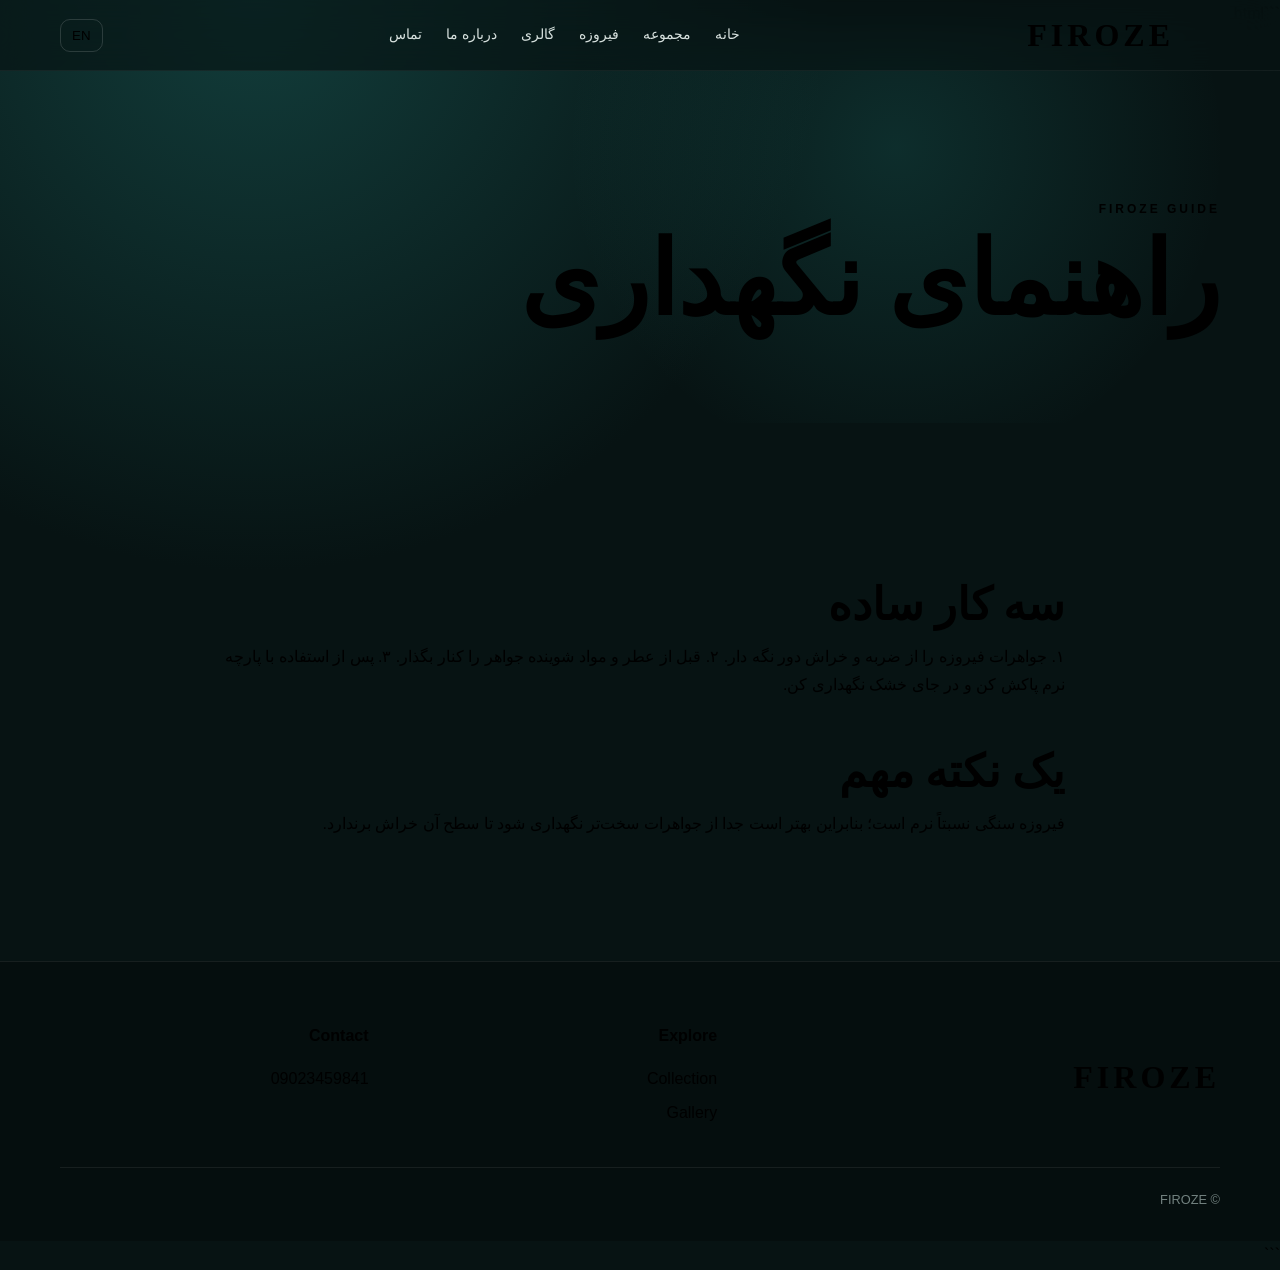
<file: guide.html>
```html
<!doctype html><html lang="fa"><head><meta charset="utf-8"><meta name="viewport" content="width=device-width,initial-scale=1"><meta name="description" content="FIROZE — care guide"><title>Guide | FIROZE</title><link rel="stylesheet" href="assets/css/style.css"></head><body class="rtl">
<nav class="nav"><div class="container nav-inner"><a class="brand" href="index.html"><span class="brand-mark"></span>FIROZE</a><div class="links"><a href="index.html">خانه</a><a href="collection.html">مجموعه</a><a href="turquoise.html">فیروزه</a><a href="gallery.html">گالری</a><a href="about.html">درباره ما</a><a href="contact.html">تماس</a></div><div class="nav-actions"><button class="lang">EN</button><button class="menu">☰</button></div></div></nav>
<main><section class="page-hero"><div class="container reveal"><div class="eyebrow">FIROZE GUIDE</div><h1 data-fa="راهنمای نگهداری" data-en="Care Guide">راهنمای نگهداری</h1></div></section>
<section class="section"><div class="container prose reveal"><h2 data-fa="سه کار ساده" data-en="Three simple habits">سه کار ساده</h2><p data-fa="۱. جواهرات فیروزه را از ضربه و خراش دور نگه دار. ۲. قبل از عطر و مواد شوینده جواهر را کنار بگذار. ۳. پس از استفاده با پارچه نرم پاکش کن و در جای خشک نگهداری کن." data-en="1. Protect turquoise jewelry from impact and scratches. 2. Remove it before perfume and cleaning products. 3. Wipe it with a soft cloth after use and store it dry.">۱. جواهرات فیروزه را از ضربه و خراش دور نگه دار. ۲. قبل از عطر و مواد شوینده جواهر را کنار بگذار. ۳. پس از استفاده با پارچه نرم پاکش کن و در جای خشک نگهداری کن.</p><h2 data-fa="یک نکته مهم" data-en="One important note">یک نکته مهم</h2><p data-fa="فیروزه سنگی نسبتاً نرم است؛ بنابراین بهتر است جدا از جواهرات سخت‌تر نگهداری شود تا سطح آن خراش برندارد." data-en="Turquoise is relatively soft, so storing it separately from harder jewelry can help prevent scratches.">فیروزه سنگی نسبتاً نرم است؛ بنابراین بهتر است جدا از جواهرات سخت‌تر نگهداری شود تا سطح آن خراش برندارد.</p></div></section></main>
<footer class="footer"><div class="container"><div class="footer-grid"><div><a class="brand" href="index.html"><span class="brand-mark"></span>FIROZE</a></div><div><h4>Explore</h4><a href="collection.html">Collection</a><a href="gallery.html">Gallery</a></div><div><h4>Contact</h4><a href="tel:09023459841">09023459841</a></div></div><div class="copy">© <span class="year"></span> FIROZE</div></div></footer><script src="assets/js/script.js"></script></body></html>
```
</file>
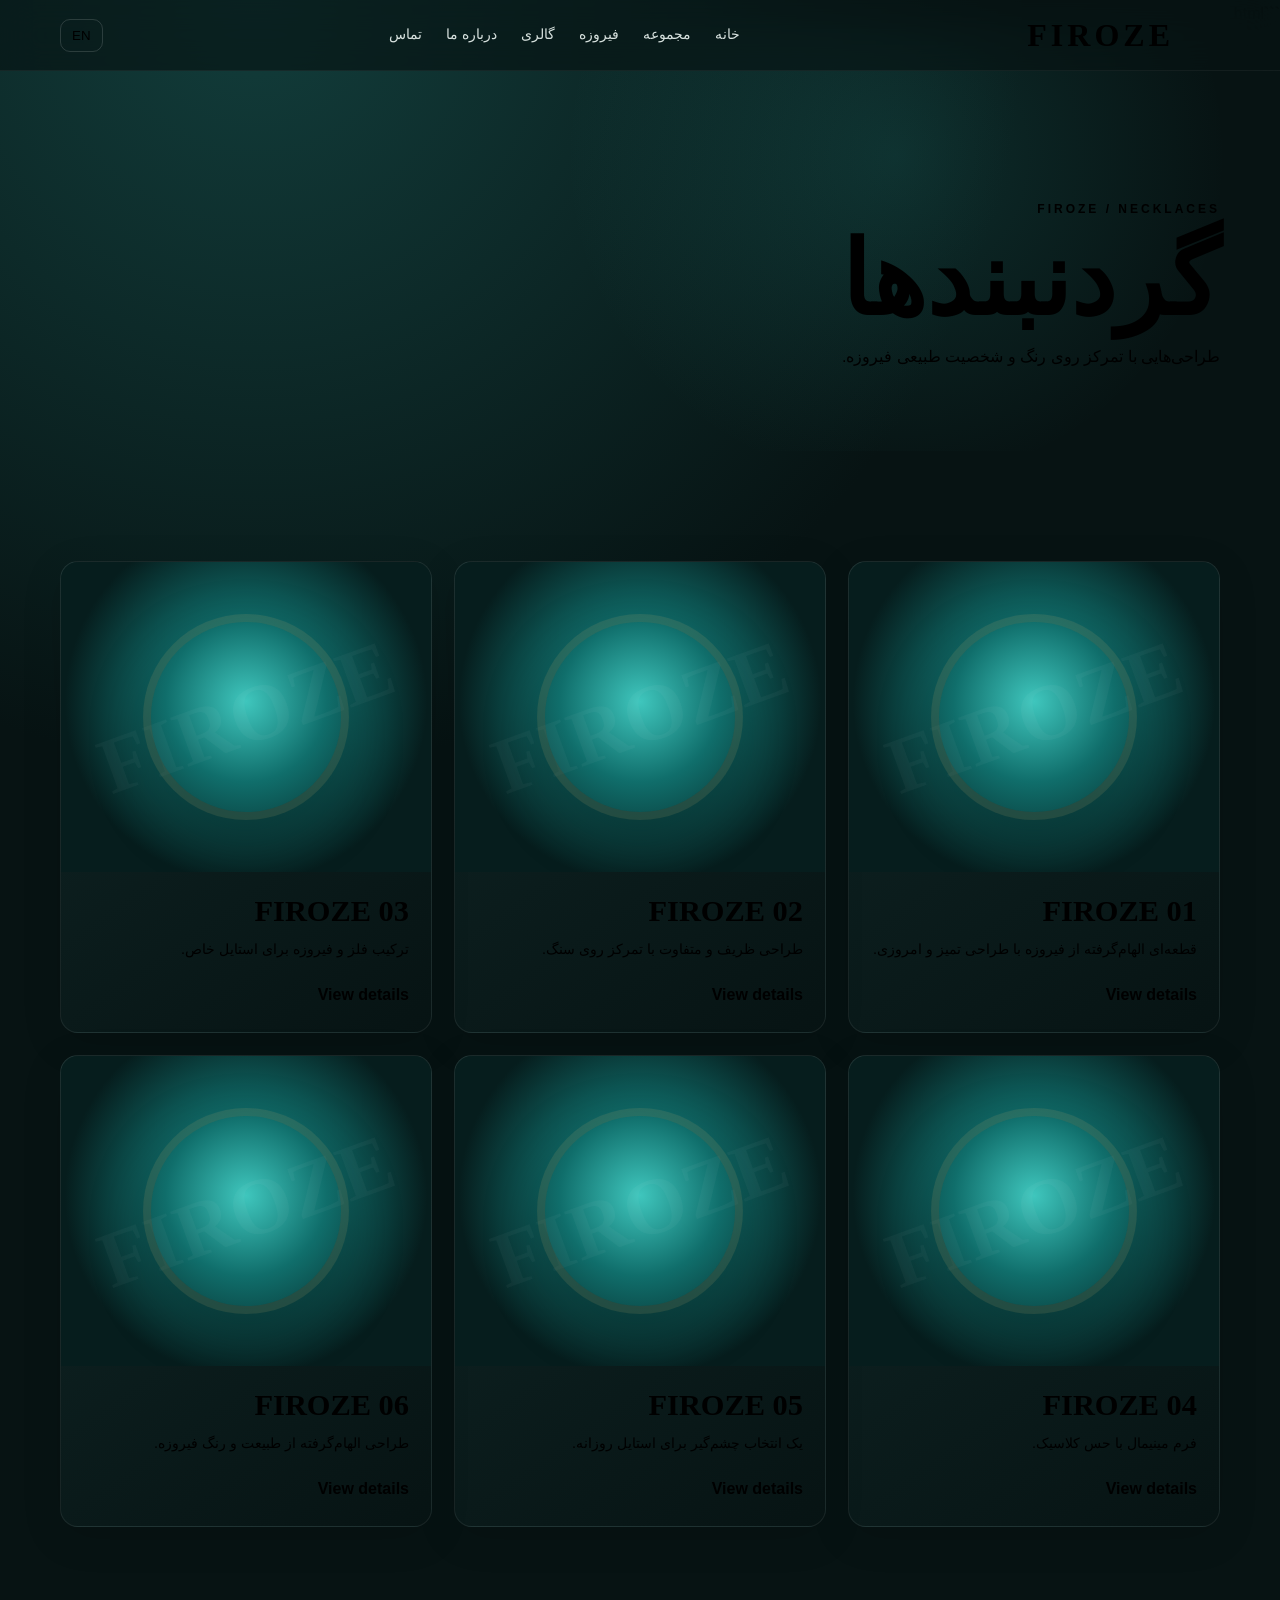
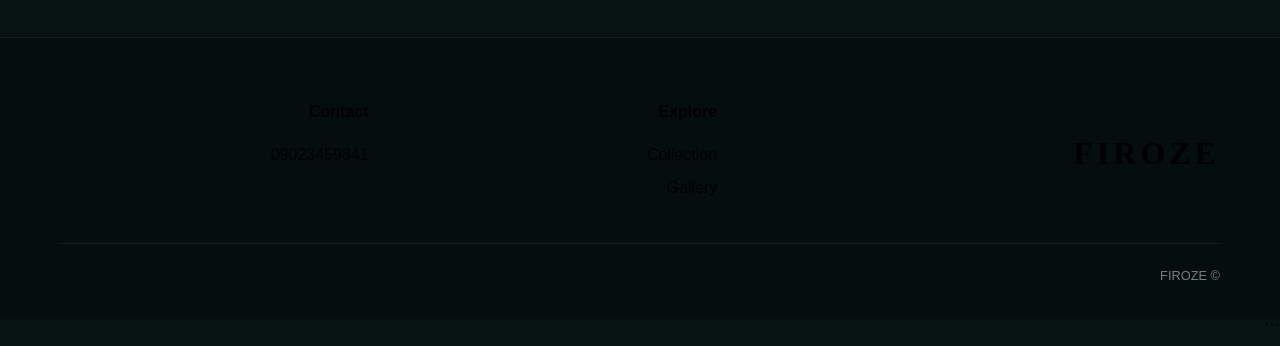
<file: necklaces.html>
```html
<!doctype html><html lang="fa"><head><meta charset="utf-8"><meta name="viewport" content="width=device-width,initial-scale=1"><meta name="description" content="FIROZE turquoise necklaces"><title>Necklaces | FIROZE</title><link rel="stylesheet" href="assets/css/style.css"></head><body class="rtl">
<nav class="nav"><div class="container nav-inner"><a class="brand" href="index.html"><span class="brand-mark"></span>FIROZE</a><div class="links"><a href="index.html">خانه</a><a href="collection.html">مجموعه</a><a href="turquoise.html">فیروزه</a><a href="gallery.html">گالری</a><a href="about.html">درباره ما</a><a href="contact.html">تماس</a></div><div class="nav-actions"><button class="lang">EN</button><button class="menu">☰</button></div></div></nav>
<main><section class="page-hero"><div class="container reveal"><div class="eyebrow">FIROZE / NECKLACES</div><h1 data-fa="گردنبندها" data-en="Necklaces">گردنبندها</h1><p class="muted" data-fa="طراحی‌هایی با تمرکز روی رنگ و شخصیت طبیعی فیروزه." data-en="Designs centered on the color and natural character of turquoise.">طراحی‌هایی با تمرکز روی رنگ و شخصیت طبیعی فیروزه.</p></div></section>
<section class="section"><div class="container"><div class="grid">
<article class="card reveal"><div class="visual"><div class="jewel necklace"></div></div><div class="card-body"><h3>FIROZE 01</h3><p data-fa="قطعه‌ای الهام‌گرفته از فیروزه با طراحی تمیز و امروزی." data-en="A turquoise-inspired piece with a clean contemporary design.">قطعه‌ای الهام‌گرفته از فیروزه با طراحی تمیز و امروزی.</p><span class="link">View details</span></div></article>
<article class="card reveal"><div class="visual"><div class="jewel necklace"></div></div><div class="card-body"><h3>FIROZE 02</h3><p>طراحی ظریف و متفاوت با تمرکز روی سنگ.</p><span class="link">View details</span></div></article>
<article class="card reveal"><div class="visual"><div class="jewel necklace"></div></div><div class="card-body"><h3>FIROZE 03</h3><p>ترکیب فلز و فیروزه برای استایل خاص.</p><span class="link">View details</span></div></article>
<article class="card reveal"><div class="visual"><div class="jewel necklace"></div></div><div class="card-body"><h3>FIROZE 04</h3><p>فرم مینیمال با حس کلاسیک.</p><span class="link">View details</span></div></article>
<article class="card reveal"><div class="visual"><div class="jewel necklace"></div></div><div class="card-body"><h3>FIROZE 05</h3><p>یک انتخاب چشم‌گیر برای استایل روزانه.</p><span class="link">View details</span></div></article>
<article class="card reveal"><div class="visual"><div class="jewel necklace"></div></div><div class="card-body"><h3>FIROZE 06</h3><p>طراحی الهام‌گرفته از طبیعت و رنگ فیروزه.</p><span class="link">View details</span></div></article>
</div></div></section></main>
<footer class="footer"><div class="container"><div class="footer-grid"><div><a class="brand" href="index.html"><span class="brand-mark"></span>FIROZE</a></div><div><h4>Explore</h4><a href="collection.html">Collection</a><a href="gallery.html">Gallery</a></div><div><h4>Contact</h4><a href="tel:09023459841">09023459841</a></div></div><div class="copy">© <span class="year"></span> FIROZE</div></div></footer><script src="assets/js/script.js"></script></body></html>
```
</file>
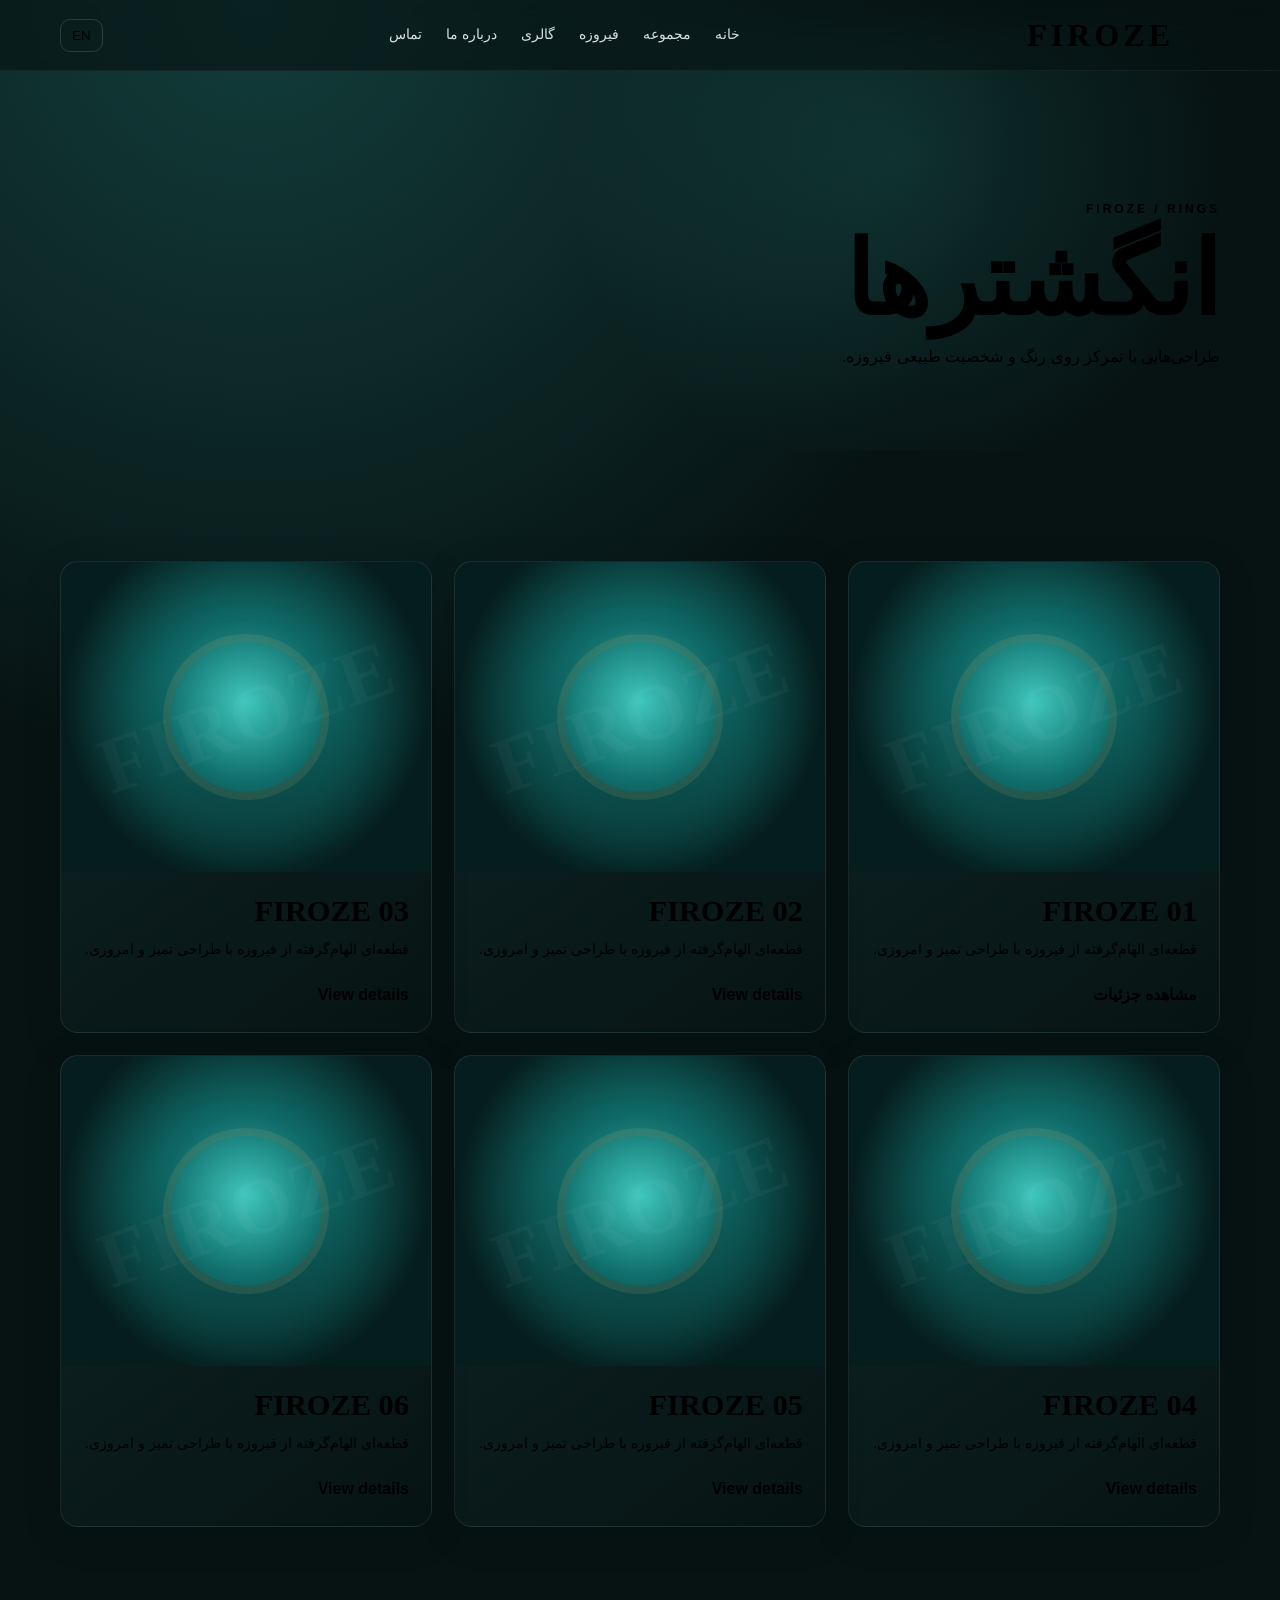
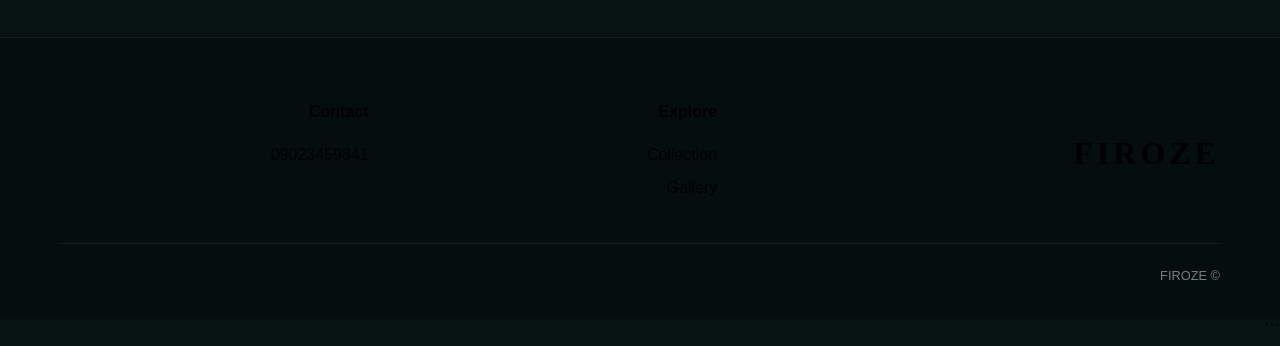
<file: rings.html>
```html
<!doctype html><html lang="fa"><head><meta charset="utf-8"><meta name="viewport" content="width=device-width,initial-scale=1"><meta name="description" content="FIROZE turquoise rings"><title>Rings | FIROZE</title><link rel="stylesheet" href="assets/css/style.css"></head><body class="rtl">
<nav class="nav"><div class="container nav-inner"><a class="brand" href="index.html"><span class="brand-mark"></span>FIROZE</a><div class="links"><a href="index.html">خانه</a><a href="collection.html">مجموعه</a><a href="turquoise.html">فیروزه</a><a href="gallery.html">گالری</a><a href="about.html">درباره ما</a><a href="contact.html">تماس</a></div><div class="nav-actions"><button class="lang">EN</button><button class="menu">☰</button></div></div></nav>
<main><section class="page-hero"><div class="container reveal"><div class="eyebrow">FIROZE / RINGS</div><h1 data-fa="انگشترها" data-en="Rings">انگشترها</h1><p class="muted" data-fa="طراحی‌هایی با تمرکز روی رنگ و شخصیت طبیعی فیروزه." data-en="Designs centered on the color and natural character of turquoise.">طراحی‌هایی با تمرکز روی رنگ و شخصیت طبیعی فیروزه.</p></div></section>
<section class="section"><div class="container"><div class="grid">
<article class="card reveal"><div class="visual"><div class="jewel ring"></div></div><div class="card-body"><h3>FIROZE 01</h3><p data-fa="قطعه‌ای الهام‌گرفته از فیروزه با طراحی تمیز و امروزی." data-en="A turquoise-inspired piece with a clean contemporary design.">قطعه‌ای الهام‌گرفته از فیروزه با طراحی تمیز و امروزی.</p><span class="link" data-fa="مشاهده جزئیات" data-en="View details">مشاهده جزئیات</span></div></article>
<article class="card reveal"><div class="visual"><div class="jewel ring"></div></div><div class="card-body"><h3>FIROZE 02</h3><p data-fa="قطعه‌ای الهام‌گرفته از فیروزه با طراحی تمیز و امروزی." data-en="A turquoise-inspired piece with a clean contemporary design.">قطعه‌ای الهام‌گرفته از فیروزه با طراحی تمیز و امروزی.</p><span class="link">View details</span></div></article>
<article class="card reveal"><div class="visual"><div class="jewel ring"></div></div><div class="card-body"><h3>FIROZE 03</h3><p data-fa="قطعه‌ای الهام‌گرفته از فیروزه با طراحی تمیز و امروزی." data-en="A turquoise-inspired piece with a clean contemporary design.">قطعه‌ای الهام‌گرفته از فیروزه با طراحی تمیز و امروزی.</p><span class="link">View details</span></div></article>
<article class="card reveal"><div class="visual"><div class="jewel ring"></div></div><div class="card-body"><h3>FIROZE 04</h3><p data-fa="قطعه‌ای الهام‌گرفته از فیروزه با طراحی تمیز و امروزی." data-en="A turquoise-inspired piece with a clean contemporary design.">قطعه‌ای الهام‌گرفته از فیروزه با طراحی تمیز و امروزی.</p><span class="link">View details</span></div></article>
<article class="card reveal"><div class="visual"><div class="jewel ring"></div></div><div class="card-body"><h3>FIROZE 05</h3><p data-fa="قطعه‌ای الهام‌گرفته از فیروزه با طراحی تمیز و امروزی." data-en="A turquoise-inspired piece with a clean contemporary design.">قطعه‌ای الهام‌گرفته از فیروزه با طراحی تمیز و امروزی.</p><span class="link">View details</span></div></article>
<article class="card reveal"><div class="visual"><div class="jewel ring"></div></div><div class="card-body"><h3>FIROZE 06</h3><p data-fa="قطعه‌ای الهام‌گرفته از فیروزه با طراحی تمیز و امروزی." data-en="A turquoise-inspired piece with a clean contemporary design.">قطعه‌ای الهام‌گرفته از فیروزه با طراحی تمیز و امروزی.</p><span class="link">View details</span></div></article>
</div></div></section></main>
<footer class="footer"><div class="container"><div class="footer-grid"><div><a class="brand" href="index.html"><span class="brand-mark"></span>FIROZE</a></div><div><h4>Explore</h4><a href="collection.html">Collection</a><a href="gallery.html">Gallery</a></div><div><h4>Contact</h4><a href="tel:09023459841">09023459841</a></div></div><div class="copy">© <span class="year"></span> FIROZE</div></div></footer><script src="assets/js/script.js"></script></body></html>
```
</file>
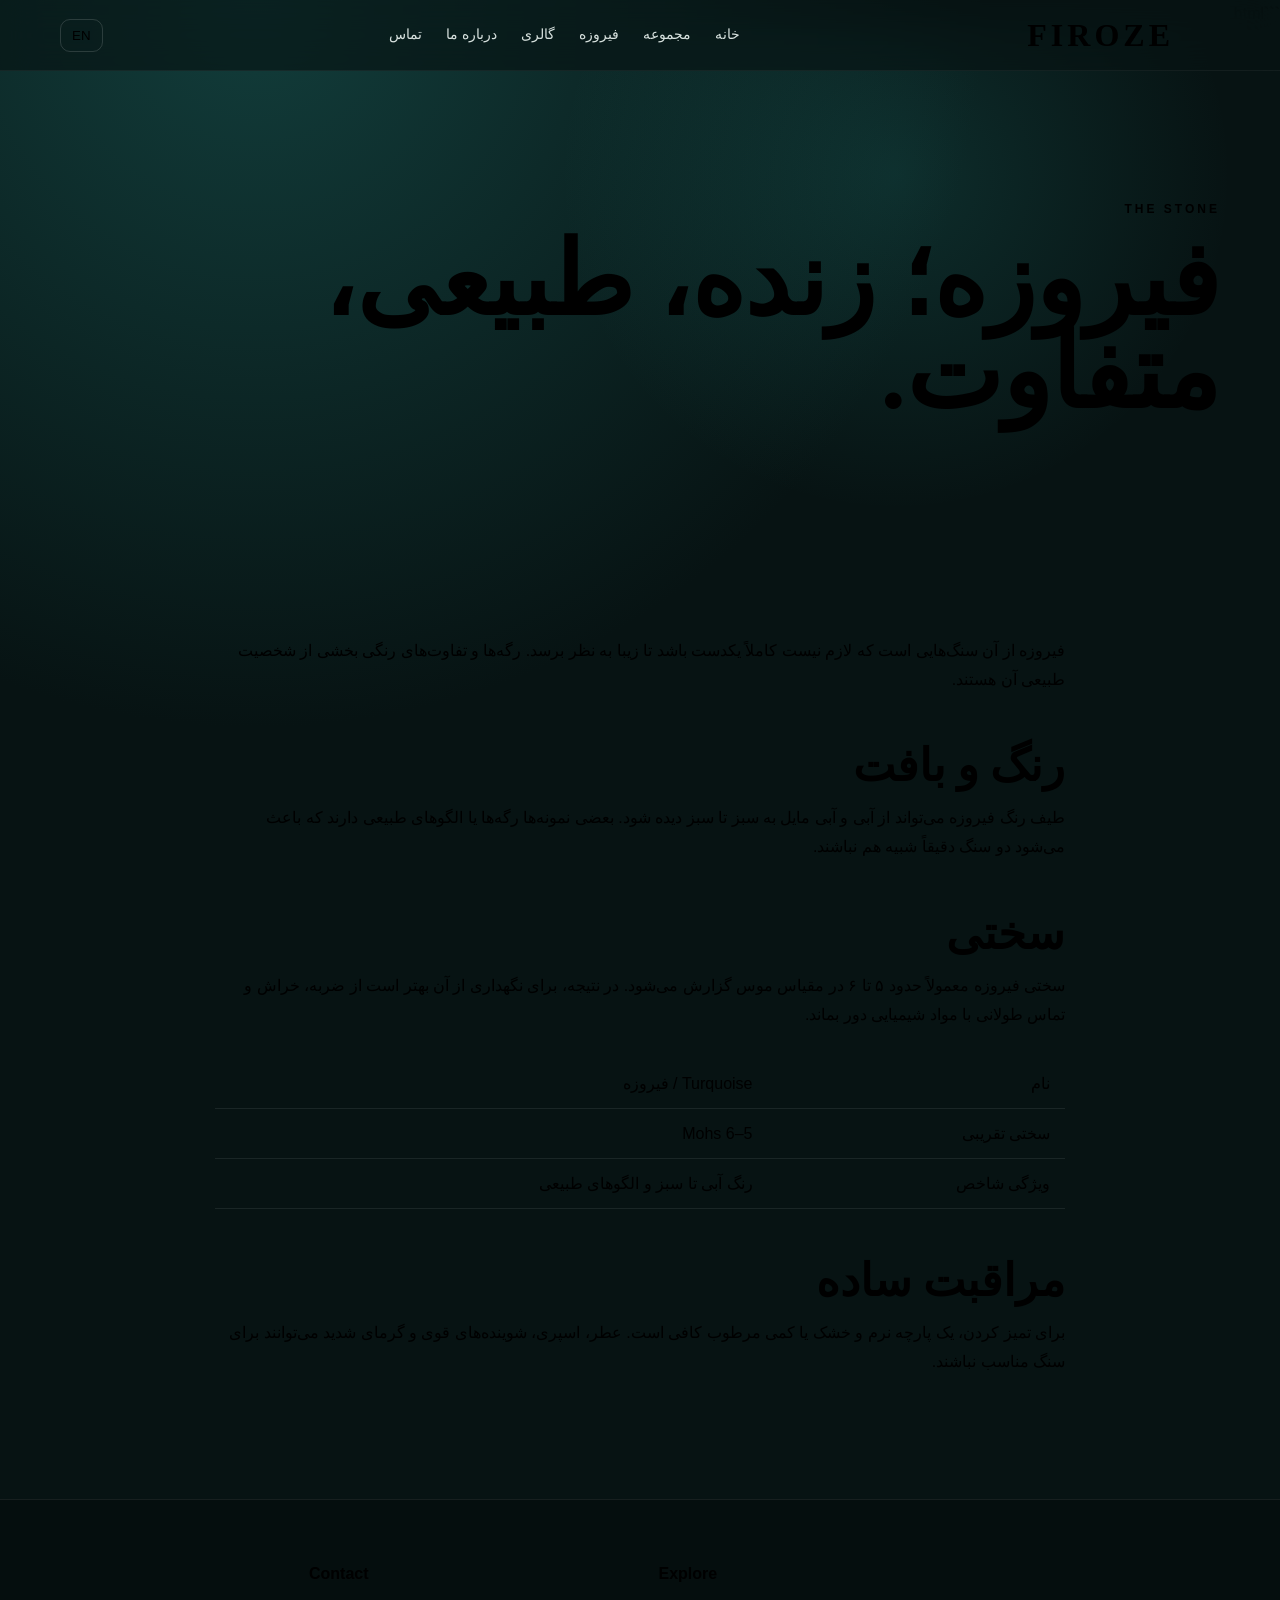
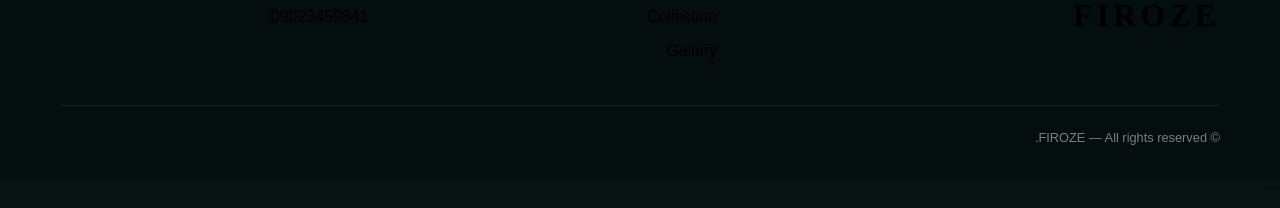
<file: turquoise.html>
```html
<!doctype html><html lang="fa"><head><meta charset="utf-8"><meta name="viewport" content="width=device-width,initial-scale=1"><meta name="description" content="FIROZE — turquoise stone"><title>Turquoise | FIROZE</title><link rel="stylesheet" href="assets/css/style.css"></head><body class="rtl">
<nav class="nav"><div class="container nav-inner"><a class="brand" href="index.html"><span class="brand-mark"></span>FIROZE</a><div class="links"><a href="index.html">خانه</a><a href="collection.html">مجموعه</a><a href="turquoise.html">فیروزه</a><a href="gallery.html">گالری</a><a href="about.html">درباره ما</a><a href="contact.html">تماس</a></div><div class="nav-actions"><button class="lang">EN</button><button class="menu">☰</button></div></div></nav>
<main><section class="page-hero"><div class="container reveal"><div class="eyebrow">THE STONE</div><h1 data-fa="فیروزه؛ زنده، طبیعی، متفاوت." data-en="Turquoise — alive, natural, distinct.">فیروزه؛ زنده، طبیعی، متفاوت.</h1></div></section>
<section class="section"><div class="container prose reveal">
<p data-fa="فیروزه از آن سنگ‌هایی است که لازم نیست کاملاً یکدست باشد تا زیبا به نظر برسد. رگه‌ها و تفاوت‌های رنگی بخشی از شخصیت طبیعی آن هستند." data-en="Turquoise is one of those stones that does not need to be perfectly uniform to be beautiful. Its matrix and color variations are part of its natural character.">فیروزه از آن سنگ‌هایی است که لازم نیست کاملاً یکدست باشد تا زیبا به نظر برسد. رگه‌ها و تفاوت‌های رنگی بخشی از شخصیت طبیعی آن هستند.</p>
<h2 data-fa="رنگ و بافت" data-en="Color & texture">رنگ و بافت</h2>
<p data-fa="طیف رنگ فیروزه می‌تواند از آبی و آبی مایل به سبز تا سبز دیده شود. بعضی نمونه‌ها رگه‌ها یا الگوهای طبیعی دارند که باعث می‌شود دو سنگ دقیقاً شبیه هم نباشند." data-en="Turquoise can range from blue and blue-green to green. Some stones carry natural matrix patterns, making exact repetition uncommon.">طیف رنگ فیروزه می‌تواند از آبی و آبی مایل به سبز تا سبز دیده شود. بعضی نمونه‌ها رگه‌ها یا الگوهای طبیعی دارند که باعث می‌شود دو سنگ دقیقاً شبیه هم نباشند.</p>
<h2 data-fa="سختی" data-en="Hardness">سختی</h2>
<p data-fa="سختی فیروزه معمولاً حدود ۵ تا ۶ در مقیاس موس گزارش می‌شود. در نتیجه، برای نگهداری از آن بهتر است از ضربه، خراش و تماس طولانی با مواد شیمیایی دور بماند." data-en="Turquoise is commonly reported around 5–6 on the Mohs scale. It is best protected from impact, scratches and prolonged contact with chemicals.">سختی فیروزه معمولاً حدود ۵ تا ۶ در مقیاس موس گزارش می‌شود. در نتیجه، برای نگهداری از آن بهتر است از ضربه، خراش و تماس طولانی با مواد شیمیایی دور بماند.</p>
<table class="table"><tr><td data-fa="نام" data-en="Name">نام</td><td>Turquoise / فیروزه</td></tr><tr><td data-fa="سختی تقریبی" data-en="Approx. hardness">سختی تقریبی</td><td>5–6 Mohs</td></tr><tr><td data-fa="ویژگی شاخص" data-en="Signature trait">ویژگی شاخص</td><td data-fa="رنگ آبی تا سبز و الگوهای طبیعی" data-en="Blue to green color with natural patterns">رنگ آبی تا سبز و الگوهای طبیعی</td></tr></table>
<h2 data-fa="مراقبت ساده" data-en="Simple care">مراقبت ساده</h2><p data-fa="برای تمیز کردن، یک پارچه نرم و خشک یا کمی مرطوب کافی است. عطر، اسپری، شوینده‌های قوی و گرمای شدید می‌توانند برای سنگ مناسب نباشند." data-en="For cleaning, use a soft dry or slightly damp cloth. Perfume, strong cleaners and excessive heat may be unsuitable for the stone.">برای تمیز کردن، یک پارچه نرم و خشک یا کمی مرطوب کافی است. عطر، اسپری، شوینده‌های قوی و گرمای شدید می‌توانند برای سنگ مناسب نباشند.</p>
</div></section></main>
<footer class="footer"><div class="container"><div class="footer-grid"><div><a class="brand" href="index.html"><span class="brand-mark"></span>FIROZE</a></div><div><h4>Explore</h4><a href="collection.html">Collection</a><a href="gallery.html">Gallery</a></div><div><h4>Contact</h4><a href="tel:09023459841">09023459841</a></div></div><div class="copy">© <span class="year"></span> FIROZE — All rights reserved.</div></div></footer><script src="assets/js/script.js"></script></body></html>
```
</file>
<file: assets/css/style.css>
```css
@import url('https://fonts.googleapis.com/css2?family=Cormorant+Garamond:wght@500;600;700&family=Vazirmatn:wght@300;400;500;600;700&display=swap');

:root{
  --bg:#071313;
  --bg2:#0c2020;
  --card:#102727;
  --teal:#2fb7ae;
  --teal2:#86e0d6;
  --gold:#d9b66f;
  --cream:#f4efe4;
  --muted:#a9bbb8;
  --line:rgba(217,182,111,.2);
  --shadow:0 25px 70px rgba(0,0,0,.35);
}

*{
  box-sizing:border-box;
  margin:0;
  padding:0;
}

html{
  scroll-behavior:smooth;
}

body{
  background:
    radial-gradient(circle at 20% 0%,#123d3b 0,#071313 35%),
    #071313;
  color:var(--cream);
  font-family:Vazirmatn,Arial,sans-serif;
  line-height:1.8;
  overflow-x:hidden;
}

a{
  text-decoration:none;
  color:inherit;
}

img{
  max-width:100%;
  display:block;
}

button,
input,
textarea{
  font-family:inherit;
}

.container{
  width:min(1160px,92%);
  margin:auto;
}

.gold{
  color:var(--gold);
}

.muted{
  color:var(--muted);
}

.eyebrow{
  color:var(--gold);
  letter-spacing:3px;
  text-transform:uppercase;
  font-size:.75rem;
  font-weight:700;
}

.section{
  padding:110px 0;
}

.section-head{
  display:flex;
  justify-content:space-between;
  align-items:end;
  gap:30px;
  margin-bottom:45px;
}

.section-head h2{
  font:600 clamp(2.2rem,5vw,4.3rem)/1 "Cormorant Garamond",serif;
}

.section-head p{
  max-width:520px;
  color:var(--muted);
}

.btn{
  display:inline-flex;
  align-items:center;
  justify-content:center;
  gap:10px;
  padding:13px 23px;
  border:1px solid var(--gold);
  border-radius:999px;
  transition:.35s;
  font-weight:600;
}

.btn:hover{
  background:var(--gold);
  color:#101010;
  transform:translateY(-3px);
  box-shadow:0 12px 30px rgba(217,182,111,.18);
}

.btn.teal{
  border-color:var(--teal);
  background:var(--teal);
  color:#05201e;
}

.btn.ghost{
  border-color:rgba(255,255,255,.18);
}

/* NAV */

.nav{
  position:fixed;
  z-index:50;
  top:0;
  left:0;
  right:0;
  padding:18px 0;
  background:rgba(7,19,19,.65);
  backdrop-filter:blur(18px);
  border-bottom:1px solid rgba(255,255,255,.05);
}

.nav-inner{
  display:flex;
  align-items:center;
  justify-content:space-between;
  gap:25px;
}

.brand{
  display:flex;
  align-items:center;
  gap:12px;
  font:700 2rem/1 "Cormorant Garamond",serif;
  letter-spacing:4px;
}

.brand-mark{
  width:34px;
  height:34px;
  border:1px solid var(--gold);
  transform:rotate(45deg);
  display:grid;
  place-items:center;
}

.brand-mark:after{
  content:"";
  width:11px;
  height:11px;
  border:1px solid var(--teal);
  transform:rotate(45deg);
}

.links{
  display:flex;
  gap:24px;
  align-items:center;
}

.links a{
  font-size:.9rem;
  color:#d8e2df;
  position:relative;
}

.links a:after{
  content:"";
  position:absolute;
  right:0;
  bottom:-7px;
  width:0;
  height:1px;
  background:var(--gold);
  transition:.3s;
}

.links a:hover:after,
.links a.active:after{
  width:100%;
}

.nav-actions{
  display:flex;
  gap:8px;
  align-items:center;
}

.lang,
.menu{
  border:1px solid rgba(255,255,255,.14);
  background:transparent;
  color:var(--cream);
  padding:8px 11px;
  border-radius:10px;
  cursor:pointer;
}

.menu{
  display:none;
}

/* HERO */

.hero{
  min-height:100vh;
  display:grid;
  align-items:center;
  position:relative;
  overflow:hidden;
  padding-top:90px;
}

.hero:before{
  content:"";
  position:absolute;
  width:650px;
  height:650px;
  border-radius:50%;
  right:-180px;
  top:80px;
  background:radial-gradient(
    circle,
    rgba(47,183,174,.2),
    transparent 65%
  );
  filter:blur(5px);
}

.hero-grid{
  display:grid;
  grid-template-columns:1.05fr .95fr;
  gap:70px;
  align-items:center;
}

.hero-copy h1{
  font:600 clamp(4rem,9vw,8.5rem)/.78 "Cormorant Garamond",serif;
  letter-spacing:-3px;
  margin:20px 0;
}

.hero-copy h1 span{
  color:var(--gold);
}

.hero-copy p{
  max-width:620px;
  color:var(--muted);
  font-size:1.03rem;
}

.hero-buttons{
  display:flex;
  gap:12px;
  margin-top:30px;
  flex-wrap:wrap;
}

.hero-art{
  height:620px;
  position:relative;
  display:grid;
  place-items:center;
}

.stone{
  width:min(420px,72vw);
  aspect-ratio:1;
  border-radius:48% 52% 58% 42%;
  background:
    radial-gradient(
      circle at 35% 28%,
      #9ae5d8,
      #299f99 25%,
      #075b59 64%,
      #032f30
    );
  box-shadow:
    inset -35px -35px 80px rgba(0,0,0,.3),
    0 45px 100px rgba(0,0,0,.45);
  transform:rotate(-15deg);
  position:relative;
}

.stone:before,
.stone:after{
  content:"";
  position:absolute;
  border-radius:50%;
  background:#071313;
  opacity:.7;
}

.stone:before{
  width:55px;
  height:40px;
  left:28%;
  top:25%;
}

.stone:after{
  width:28px;
  height:20px;
  right:25%;
  bottom:25%;
}

.orbit{
  position:absolute;
  width:510px;
  height:510px;
  border:1px solid rgba(217,182,111,.35);
  border-radius:50%;
  transform:rotate(18deg);
}

.orbit:before{
  content:"✦";
  position:absolute;
  top:-13px;
  left:50%;
  color:var(--gold);
  font-size:24px;
}

.floating-card{
  position:absolute;
  bottom:35px;
  left:15px;
  background:rgba(16,39,39,.82);
  backdrop-filter:blur(15px);
  padding:18px 22px;
  border:1px solid var(--line);
  box-shadow:var(--shadow);
  border-radius:16px;
}

/* STATS */

.stats{
  display:grid;
  grid-template-columns:repeat(3,1fr);
  gap:1px;
  background:var(--line);
  border:1px solid var(--line);
}

.stat{
  background:rgba(8,24,24,.8);
  padding:30px;
}

.stat b{
  font:700 2.5rem "Cormorant Garamond",serif;
  color:var(--gold);
  display:block;
}

/* CARDS */

.grid{
  display:grid;
  grid-template-columns:repeat(3,1fr);
  gap:22px;
}

.card{
  background:
    linear-gradient(
      145deg,
      rgba(16,39,39,.96),
      rgba(7,20,20,.96)
    );
  border:1px solid rgba(255,255,255,.07);
  border-radius:18px;
  overflow:hidden;
  transition:.4s;
  box-shadow:0 10px 40px rgba(0,0,0,.12);
}

.card:hover{
  transform:translateY(-8px);
  border-color:var(--line);
  box-shadow:var(--shadow);
}

.visual{
  height:310px;
  background:
    radial-gradient(
      circle at 50% 45%,
      #3fc6bd 0,
      #106e6b 32%,
      #061d1d 72%
    );
  display:grid;
  place-items:center;
  position:relative;
  overflow:hidden;
}

.visual:after{
  content:"FIROZE";
  position:absolute;
  font:700 5rem "Cormorant Garamond";
  color:rgba(255,255,255,.035);
  transform:rotate(-20deg);
}

.jewel{
  width:150px;
  height:150px;
  border:7px solid var(--gold);
  box-shadow:
    0 0 0 8px rgba(217,182,111,.12),
    0 20px 60px rgba(0,0,0,.4);
  z-index:1;
}

.jewel.ring{
  border-radius:50%;
}

.jewel.gem{
  border-radius:48% 52% 45% 55%;
  background:
    radial-gradient(
      circle at 35% 30%,
      #8fe4da,
      #1d928d 50%,
      #06413f
    );
}

.jewel.necklace{
  border-radius:50%;
  border-width:4px;
  width:190px;
  height:190px;
}

.card-body{
  padding:22px;
}

.card-body h3{
  font:600 1.9rem "Cormorant Garamond",serif;
}

.card-body p{
  color:var(--muted);
  font-size:.9rem;
  margin:8px 0 18px;
}

.link{
  color:var(--gold);
  font-weight:700;
}

/* FEATURE */

.feature{
  display:grid;
  grid-template-columns:1fr 1fr;
  gap:70px;
  align-items:center;
}

.feature-art{
  min-height:500px;
  border-radius:28px;
  background:linear-gradient(145deg,#123e3d,#071313);
  border:1px solid var(--line);
  display:grid;
  place-items:center;
  position:relative;
  overflow:hidden;
}

.feature-art .big{
  font:600 14rem/.7 "Cormorant Garamond";
  color:transparent;
  -webkit-text-stroke:1px rgba(217,182,111,.25);
}

.feature-copy h2{
  font:600 clamp(2.5rem,5vw,4.7rem)/1.05 "Cormorant Garamond",serif;
  margin:14px 0 25px;
}

.checks{
  display:grid;
  gap:13px;
  margin:25px 0;
}

.check{
  display:flex;
  gap:12px;
  align-items:flex-start;
}

.check i{
  color:var(--gold);
  font-style:normal;
}

/* BANNER */

.banner{
  padding:90px 0;
  background:
    linear-gradient(
      110deg,
      rgba(47,183,174,.12),
      rgba(217,182,111,.08)
    );
  border-top:1px solid var(--line);
  border-bottom:1px solid var(--line);
}

.banner-inner{
  display:flex;
  align-items:center;
  justify-content:space-between;
  gap:30px;
}

.banner h2{
  font:600 clamp(2.4rem,6vw,5rem) "Cormorant Garamond",serif;
}

/* INNER PAGES */

.page-hero{
  padding:170px 0 80px;
  background:
    radial-gradient(
      circle at 70% 30%,
      rgba(47,183,174,.16),
      transparent 35%
    );
}

.page-hero h1{
  font:600 clamp(3.5rem,8vw,7rem)/.9 "Cormorant Garamond";
  margin:15px 0;
}

.prose{
  max-width:850px;
}

.prose h2{
  font:600 2.8rem "Cormorant Garamond";
  margin:45px 0 10px;
}

.prose p{
  color:var(--muted);
  margin:12px 0;
}

.table{
  width:100%;
  border-collapse:collapse;
  margin:30px 0;
}

.table td{
  padding:15px;
  border-bottom:1px solid rgba(255,255,255,.08);
}

.table td:first-child{
  color:var(--gold);
  width:35%;
}

/* GALLERY */

.gallery{
  columns:3 280px;
  column-gap:18px;
}

.gallery-item{
  height:330px;
  margin:0 0 18px;
  border-radius:18px;
  break-inside:avoid;
  background:linear-gradient(145deg,#174b49,#071313);
  border:1px solid rgba(255,255,255,.06);
  display:grid;
  place-items:center;
  overflow:hidden;
}

.gallery-item:nth-child(2n){
  height:430px;
}

.gallery-item span{
  font:600 3rem "Cormorant Garamond";
  color:rgba(255,255,255,.16);
}

/* CONTACT */

.contact-grid{
  display:grid;
  grid-template-columns:.8fr 1.2fr;
  gap:25px;
}

.contact-box{
  padding:35px;
  border:1px solid var(--line);
  background:rgba(16,39,39,.55);
  border-radius:20px;
}

.contact-line{
  padding:18px 0;
  border-bottom:1px solid rgba(255,255,255,.08);
}

.contact-line b{
  display:block;
  color:var(--gold);
  margin-bottom:4px;
}

.form{
  display:grid;
  gap:14px;
}

.form input,
.form textarea{
  width:100%;
  padding:15px 16px;
  border:1px solid rgba(255,255,255,.12);
  background:#071313;
  color:var(--cream);
  border-radius:12px;
  font:inherit;
  outline:none;
}

.form input:focus,
.form textarea:focus{
  border-color:var(--teal);
}

.form textarea{
  min-height:170px;
  resize:vertical;
}

/* FOOTER */

.footer{
  padding:60px 0 30px;
  border-top:1px solid rgba(255,255,255,.07);
  background:#050e0e;
}

.footer-grid{
  display:grid;
  grid-template-columns:1.2fr .8fr .8fr;
  gap:40px;
}

.footer h4{
  color:var(--gold);
  margin-bottom:14px;
}

.footer a{
  display:block;
  color:var(--muted);
  margin:5px 0;
}

.copy{
  border-top:1px solid rgba(255,255,255,.07);
  margin-top:35px;
  padding-top:20px;
  color:#72817f;
  font-size:.8rem;
}

/* IMPORTANT:
   Content is visible by default.
   JavaScript only adds animation when available.
*/

.reveal{
  opacity:1;
  transform:none;
}

.reveal.show{
  opacity:1;
  transform:none;
}

.rtl{
  direction:rtl;
}

.ltr{
  direction:ltr;
}

/* MOBILE */

@media(max-width:900px){

  .links{
    display:none;
    position:absolute;
    top:75px;
    left:4%;
    right:4%;
    padding:20px;
    background:#0b2020;
    border:1px solid var(--line);
    border-radius:16px;
    flex-direction:column;
    align-items:stretch;
  }

  .links.open{
    display:flex;
  }

  .menu{
    display:block;
  }

  .hero-grid,
  .feature,
  .contact-grid{
    grid-template-columns:1fr;
  }

  .hero{
    padding-top:120px;
  }

  .hero-art{
    height:470px;
  }

  .grid{
    grid-template-columns:1fr 1fr;
  }

  .footer-grid{
    grid-template-columns:1fr 1fr;
  }

  .section-head{
    align-items:start;
    flex-direction:column;
  }

  .banner-inner{
    align-items:start;
    flex-direction:column;
  }
}

@media(max-width:600px){

  .grid{
    grid-template-columns:1fr;
  }

  .footer-grid{
    grid-template-columns:1fr;
  }

  .hero-copy h1{
    font-size:4.8rem;
  }

  .hero-art{
    height:390px;
  }

  .orbit{
    width:330px;
    height:330px;
  }

  .stone{
    width:260px;
  }

  .stats{
    grid-template-columns:1fr;
  }

  .section{
    padding:75px 0;
  }

  .page-hero{
    padding-top:130px;
  }
}
```
</file>
